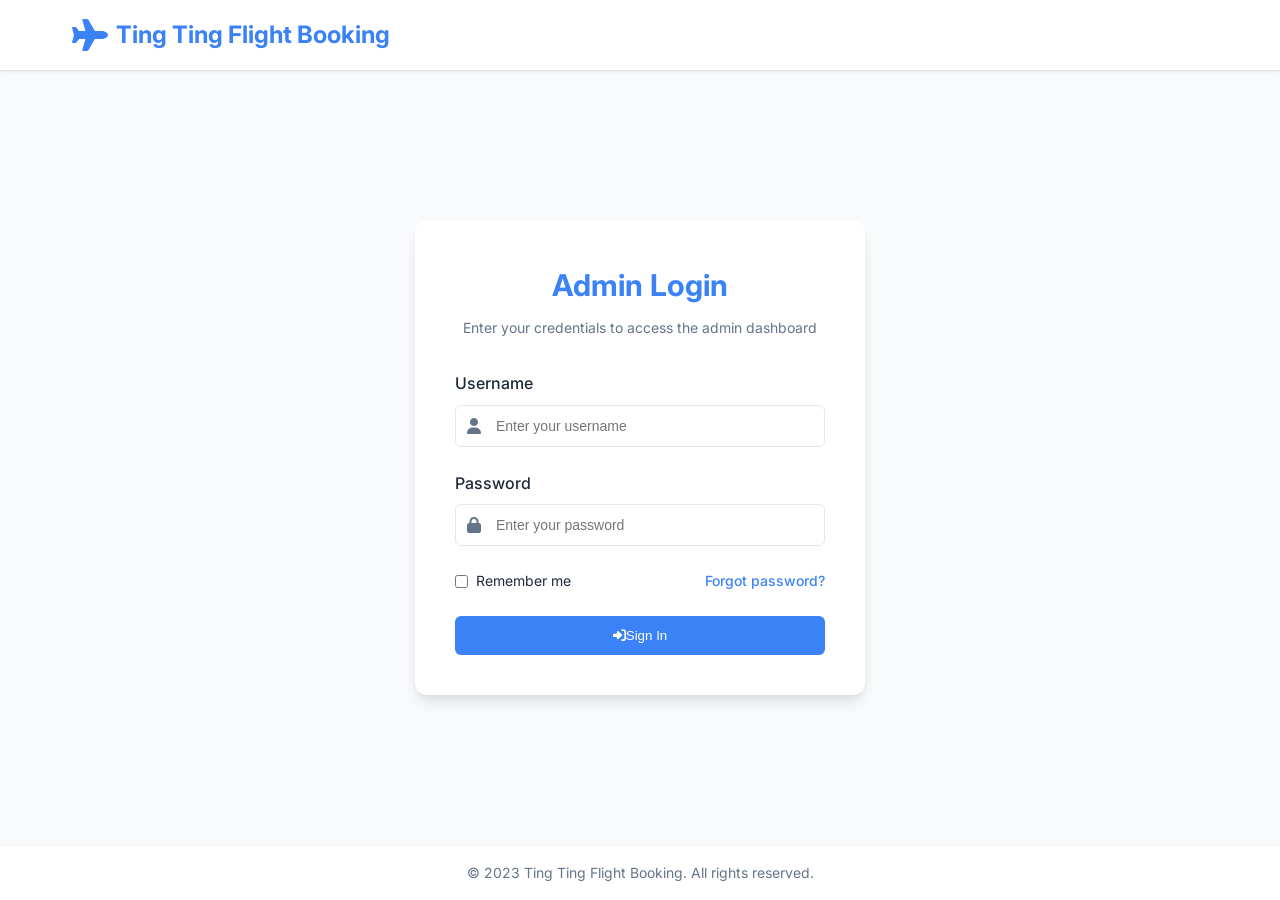
<file: adminLogin/login.html>
<!DOCTYPE html>
<html lang="en">
<head>
    <meta charset="UTF-8">
    <meta name="viewport" content="width=device-width, initial-scale=1.0">
    <title>Ting Ting Flight Booking - Admin Login</title>
    <link rel="stylesheet" href="https://cdnjs.cloudflare.com/ajax/libs/font-awesome/6.4.0/css/all.min.css">
    <link href="https://fonts.googleapis.com/css2?family=Inter:wght@300;400;500;600;700&display=swap" rel="stylesheet">
    <link rel="stylesheet" href="./login.css">
</head>
<body>
    <header>
        <div class="header-container">
            <div class="logo">
                <i class="fas fa-plane"></i>
                <span>Ting Ting Flight Booking</span>
            </div>
        </div>
    </header>

    <main class="login-container">
        <div class="login-card">
            <div class="login-header">
                <h2>Admin Login</h2>
                <p>Enter your credentials to access the admin dashboard</p>
            </div>

            <div class="error-message" id="errorMessage">
                <i class="fas fa-exclamation-circle"></i> <span id="errorText">Invalid username or password</span>
            </div>

            <form id="loginForm">
                <div class="form-group">
                    <label for="username">Username</label>
                    <div class="input-icon">
                        <i class="fas fa-user"></i>
                        <input type="text" id="username" name="username" placeholder="Enter your username" required>
                    </div>
                </div>

                <div class="form-group">
                    <label for="password">Password</label>
                    <div class="input-icon">
                        <i class="fas fa-lock"></i>
                        <input type="password" id="password" name="password" placeholder="Enter your password" required>
                    </div>
                </div>

                <div class="remember-forgot">
                    <label>
                        <input type="checkbox" id="remember" name="remember">
                        Remember me
                    </label>
                    <a href="#">Forgot password?</a>
                </div>

                <button type="submit" class="btn btn-primary" id="loginBtn">
                    <i class="fas fa-sign-in-alt"></i> Sign In
                </button>
            </form>
        </div>
    </main>

    <footer>
        <p>&copy; 2023 Ting Ting Flight Booking. All rights reserved.</p>
    </footer>

    <script src="./login.js"></script>
</body>
</html>
</file>
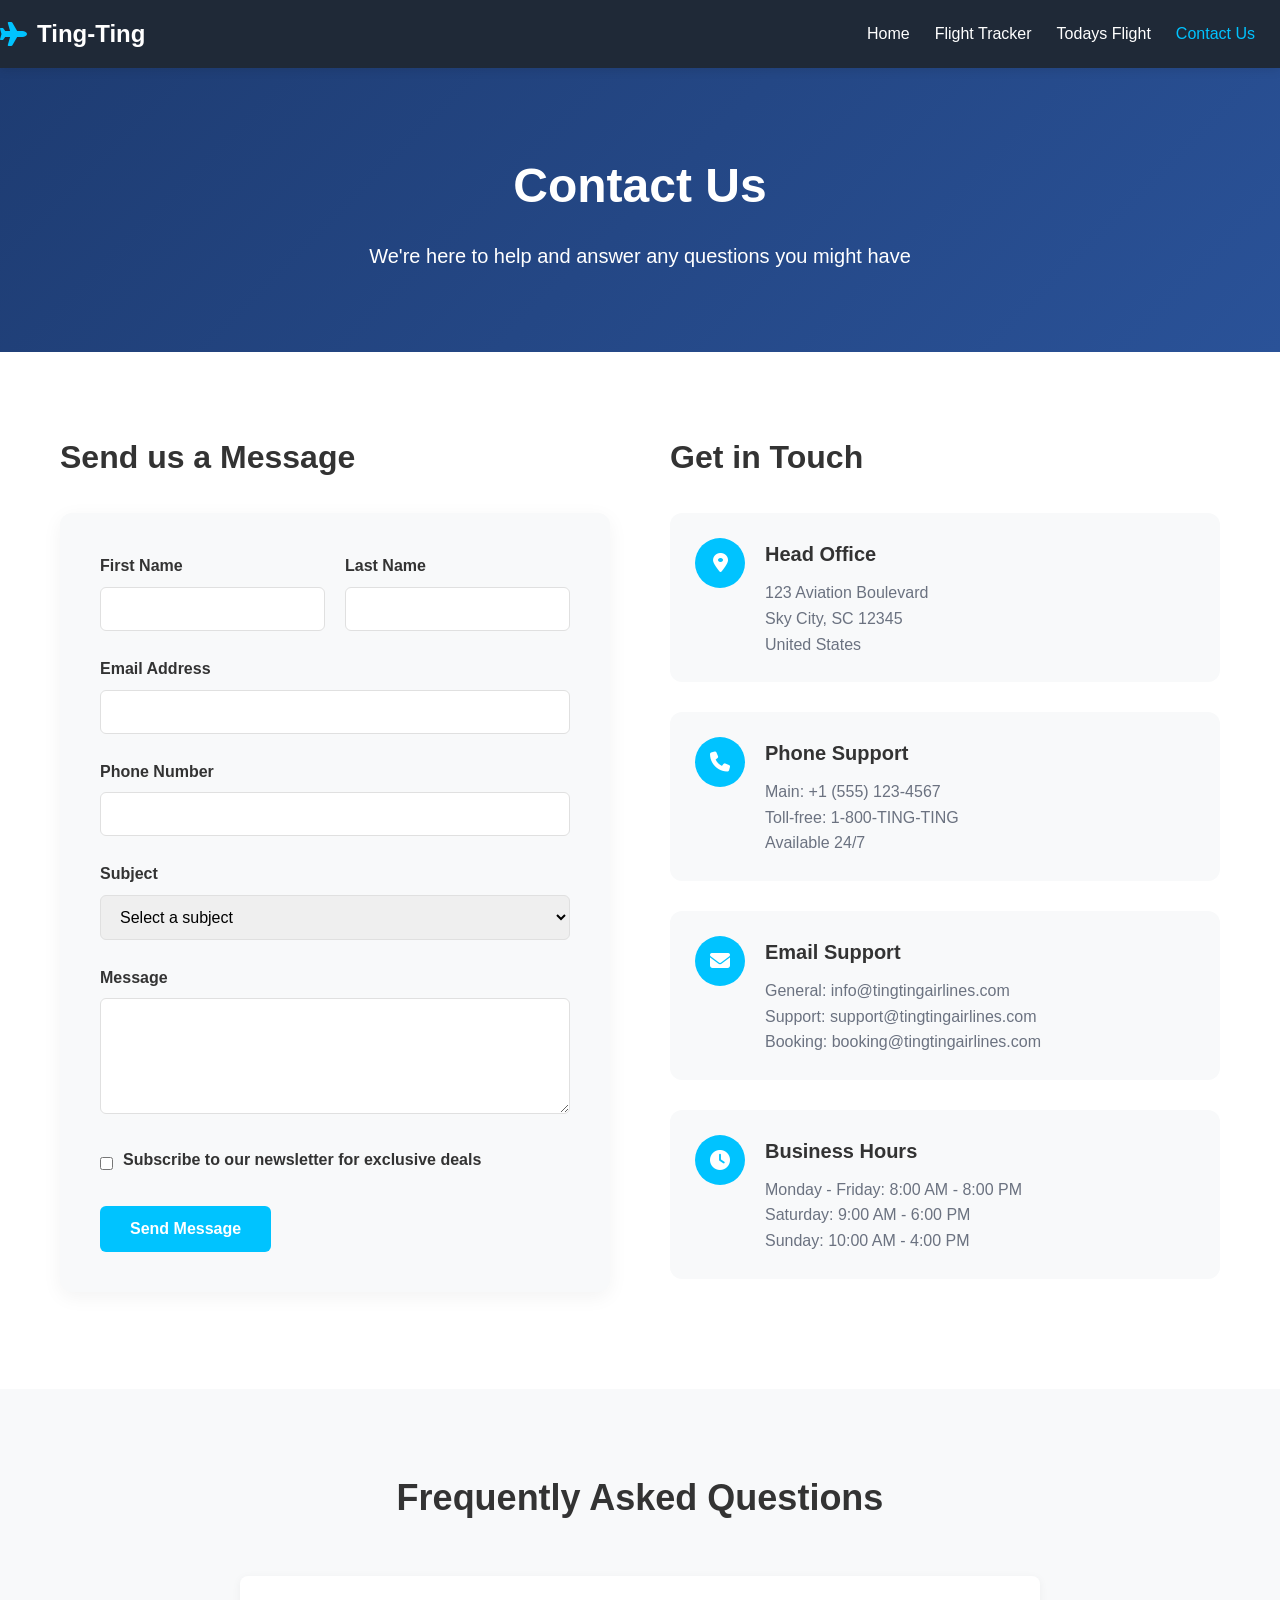
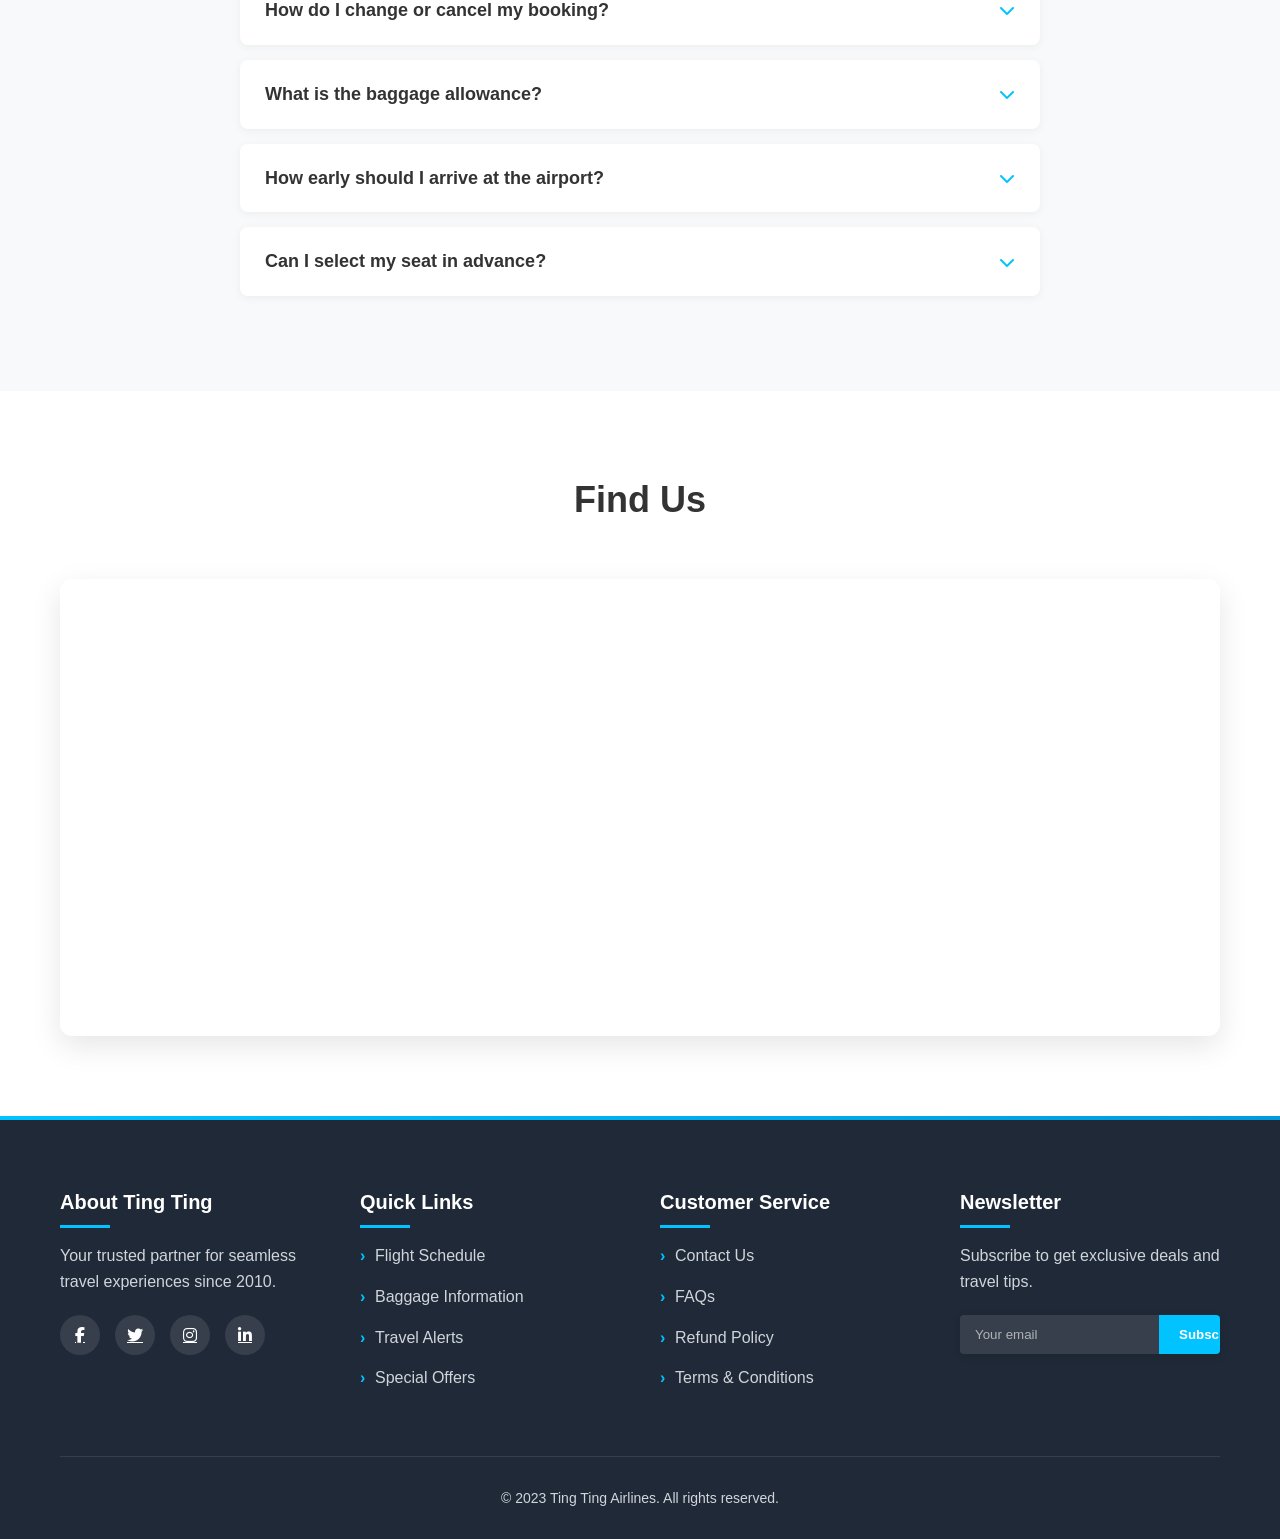
<file: contact/contact.html>
<!DOCTYPE html>
<html lang="en">
<head>
  <meta charset="UTF-8">
  <title>Contact Us - Ting Ting Airlines</title>
  <link rel="stylesheet" href="https://cdnjs.cloudflare.com/ajax/libs/font-awesome/6.4.0/css/all.min.css">
  <link rel="stylesheet" href="contact.css">
</head>
<body>
  <!-- Header -->
  <header class="header">
    <div class="header-container">
      <div class="logo">
        <i class="fas fa-plane"></i>
        <span>Ting-Ting</span>
      </div>
      <nav class="main-nav">
        <ul>
          <li><a href="../main/index.html">Home</a></li>
          <li><a href="../track/track.html">Flight Tracker</a></li>
          <li><a href="https://www.flightradar24.com/data/airports/dac">Todays Flight</a></li>
          <li><a href="#" class="active">Contact Us</a></li>
        </ul>
      </nav>
    </div>
  </header>

  <!-- Main Content -->
  <main class="main-content">
    <!-- Hero Section -->
    <section class="contact-hero">
      <div class="container">
        <h1>Contact Us</h1>
        <p>We're here to help and answer any questions you might have</p>
      </div>
    </section>

    <!-- Contact Section -->
    <section class="contact-section">
      <div class="container">
        <div class="contact-grid">
          <!-- Contact Form -->
          <div class="contact-form-container">
            <h2>Send us a Message</h2>
            <form class="contact-form" id="contactForm">
              <div class="form-row">
                <div class="form-group">
                  <label for="firstName">First Name</label>
                  <input type="text" id="firstName" name="firstName" required>
                </div>
                <div class="form-group">
                  <label for="lastName">Last Name</label>
                  <input type="text" id="lastName" name="lastName" required>
                </div>
              </div>
              
              <div class="form-group">
                <label for="email">Email Address</label>
                <input type="email" id="email" name="email" required>
              </div>
              
              <div class="form-group">
                <label for="phone">Phone Number</label>
                <input type="tel" id="phone" name="phone">
              </div>
              
              <div class="form-group">
                <label for="subject">Subject</label>
                <select id="subject" name="subject" required>
                  <option value="">Select a subject</option>
                  <option value="booking">Booking Inquiry</option>
                  <option value="refund">Refund Request</option>
                  <option value="complaint">Complaint</option>
                  <option value="feedback">Feedback</option>
                  <option value="other">Other</option>
                </select>
              </div>
              
              <div class="form-group">
                <label for="message">Message</label>
                <textarea id="message" name="message" rows="5" required></textarea>
              </div>
              
              <div class="form-group checkbox-group">
                <input type="checkbox" id="newsletter" name="newsletter">
                <label for="newsletter">Subscribe to our newsletter for exclusive deals</label>
              </div>
              
              <button type="submit" class="submit-btn">Send Message</button>
            </form>
          </div>

          <!-- Contact Information -->
          <div class="contact-info">
            <h2>Get in Touch</h2>
            
            <div class="info-card">
              <div class="info-icon">
                <i class="fas fa-map-marker-alt"></i>
              </div>
              <div class="info-content">
                <h3>Head Office</h3>
                <p>123 Aviation Boulevard<br>
                Sky City, SC 12345<br>
                United States</p>
              </div>
            </div>
            
            <div class="info-card">
              <div class="info-icon">
                <i class="fas fa-phone"></i>
              </div>
              <div class="info-content">
                <h3>Phone Support</h3>
                <p>Main: +1 (555) 123-4567<br>
                Toll-free: 1-800-TING-TING<br>
                Available 24/7</p>
              </div>
            </div>
            
            <div class="info-card">
              <div class="info-icon">
                <i class="fas fa-envelope"></i>
              </div>
              <div class="info-content">
                <h3>Email Support</h3>
                <p>General: info@tingtingairlines.com<br>
                Support: support@tingtingairlines.com<br>
                Booking: booking@tingtingairlines.com</p>
              </div>
            </div>
            
            <div class="info-card">
              <div class="info-icon">
                <i class="fas fa-clock"></i>
              </div>
              <div class="info-content">
                <h3>Business Hours</h3>
                <p>Monday - Friday: 8:00 AM - 8:00 PM<br>
                Saturday: 9:00 AM - 6:00 PM<br>
                Sunday: 10:00 AM - 4:00 PM</p>
              </div>
            </div>
          </div>
        </div>
      </div>
    </section>

    <!-- FAQ Section -->
    <section class="faq-section">
      <div class="container">
        <h2>Frequently Asked Questions</h2>
        <div class="faq-container">
          <div class="faq-item">
            <div class="faq-question">
              <h3>How do I change or cancel my booking?</h3>
              <i class="fas fa-chevron-down"></i>
            </div>
            <div class="faq-answer">
              <p>You can change or cancel your booking through our website by logging into your account, or by calling our customer service team. Changes and cancellations are subject to our fare rules and may incur fees.</p>
            </div>
          </div>
          
          <div class="faq-item">
            <div class="faq-question">
              <h3>What is the baggage allowance?</h3>
              <i class="fas fa-chevron-down"></i>
            </div>
            <div class="faq-answer">
              <p>Baggage allowance varies by ticket type and route. Economy passengers typically get one carry-on bag and one checked bag up to 23kg. Business class passengers enjoy increased allowances. Please check your booking confirmation for specific details.</p>
            </div>
          </div>
          
          <div class="faq-item">
            <div class="faq-question">
              <h3>How early should I arrive at the airport?</h3>
              <i class="fas fa-chevron-down"></i>
            </div>
            <div class="faq-answer">
              <p>We recommend arriving at least 2 hours before domestic flights and 3 hours before international flights. This allows enough time for check-in, security screening, and boarding.</p>
            </div>
          </div>
          
          <div class="faq-item">
            <div class="faq-question">
              <h3>Can I select my seat in advance?</h3>
              <i class="fas fa-chevron-down"></i>
            </div>
            <div class="faq-answer">
              <p>Yes, you can select your seat during booking or later through the "Manage My Booking" section on our website. Some seats may require an additional fee, especially those with extra legroom or in premium sections.</p>
            </div>
          </div>
        </div>
      </div>
    </section>

    <!-- Map Section -->
    <section class="map-section">
      <div class="container">
        <h2>Find Us</h2>
        <div class="map-container">
          <iframe 
            src="https://www.google.com/maps/embed?pb=!1m18!1m12!1m3!1d3024.6775388968!2d-74.00601468459418!3d40.71274297933039!2m3!1f0!2f0!3f0!3m2!1i1024!2i768!4f13.1!3m3!1m2!1s0x89c25a316bb7a3b7%3A0x4e5e5e5e5e5e5e5e!2sOne%20World%20Trade%20Center!5e0!3m2!1sen!2sus!4v1234567890" 
            width="100%" 
            height="450" 
            style="border:0;" 
            allowfullscreen="" 
            loading="lazy">
          </iframe>
        </div>
      </div>
    </section>
  </main>

  <!-- Footer -->
  <footer>
    <div class="container">
      <div class="footer-grid">
        <div class="footer-col">
          <h3>About Ting Ting</h3>
          <p>Your trusted partner for seamless travel experiences since 2010.</p>
          <div class="social-links">
            <a href="#"><i class="fab fa-facebook-f"></i></a>
            <a href="#"><i class="fab fa-twitter"></i></a>
            <a href="#"><i class="fab fa-instagram"></i></a>
            <a href="#"><i class="fab fa-linkedin-in"></i></a>
          </div>
        </div>
        
        <div class="footer-col">
          <h3>Quick Links</h3>
          <ul>
            <li><a href="#">Flight Schedule</a></li>
            <li><a href="#">Baggage Information</a></li>
            <li><a href="#">Travel Alerts</a></li>
            <li><a href="#">Special Offers</a></li>
          </ul>
        </div>
        
        <div class="footer-col">
          <h3>Customer Service</h3>
          <ul>
            <li><a href="#">Contact Us</a></li>
            <li><a href="#">FAQs</a></li>
            <li><a href="#">Refund Policy</a></li>
            <li><a href="#">Terms & Conditions</a></li>
          </ul>
        </div>
        
        <div class="footer-col">
          <h3>Newsletter</h3>
          <p>Subscribe to get exclusive deals and travel tips.</p>
          <div class="newsletter-form">
            <input type="email" placeholder="Your email">
            <button type="submit">Subscribe</button>
          </div>
        </div>
      </div>
      
      <div class="copyright">
        <p>&copy; 2023 Ting Ting Airlines. All rights reserved.</p>
      </div>
    </div>
  </footer>

  <script>
    // FAQ Accordion
    document.querySelectorAll('.faq-question').forEach(question => {
      question.addEventListener('click', () => {
        const faqItem = question.parentElement;
        const answer = faqItem.querySelector('.faq-answer');
        const icon = question.querySelector('i');
        
        // Toggle active class
        faqItem.classList.toggle('active');
        
        // Toggle answer visibility
        if (faqItem.classList.contains('active')) {
          answer.style.maxHeight = answer.scrollHeight + 'px';
          icon.style.transform = 'rotate(180deg)';
        } else {
          answer.style.maxHeight = 0;
          icon.style.transform = 'rotate(0)';
        }
      });
    });

    // Form submission
    document.getElementById('contactForm').addEventListener('submit', function(e) {
      e.preventDefault();
      
      // Create success message
      const successMessage = document.createElement('div');
      successMessage.className = 'success-message';
      successMessage.innerHTML = '<i class="fas fa-check-circle"></i> Thank you for your message! We\'ll get back to you soon.';
      
      // Insert after form
      this.parentNode.appendChild(successMessage);
      
      // Reset form
      this.reset();
      
      // Remove message after 5 seconds
      setTimeout(() => {
        successMessage.remove();
      }, 5000);
    });
  </script>
</body>
</html>
</file>
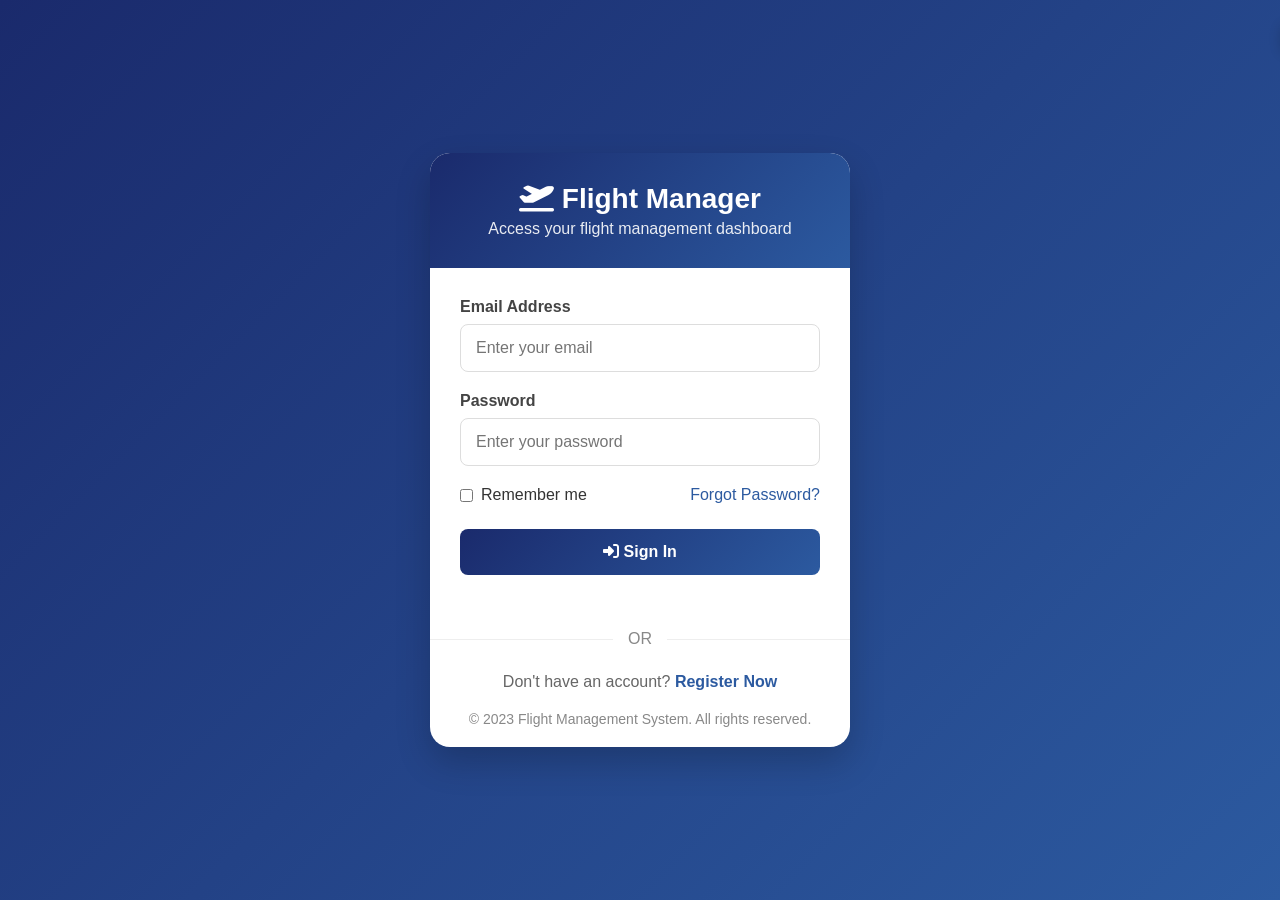
<file: login/login.html>
<!DOCTYPE html>
<html lang="en">
<head>
    <meta charset="UTF-8">
    <meta name="viewport" content="width=device-width, initial-scale=1.0">
    <title>Flight Management System - Login</title>
    <link rel="stylesheet" href="https://cdnjs.cloudflare.com/ajax/libs/font-awesome/6.4.0/css/all.min.css">
    <link rel="stylesheet" href="loginStyle.css">
</head>
<body>
    <div class="login-container">
        <div class="login-header">
            <h1><i class="fas fa-plane-departure"></i> Flight Manager</h1>
            <p>Access your flight management dashboard</p>
        </div>
        
        <form class="login-form" id="loginForm">
            <div class="form-group">
                <label for="email">Email Address</label>
                <input type="email" id="email" name="email" placeholder="Enter your email" required>
            </div>
            
            <div class="form-group">
                <label for="password">Password</label>
                <input type="password" id="password" name="password" placeholder="Enter your password" required>
            </div>
            
            <div class="form-options">
                <div class="remember-me">
                    <input type="checkbox" id="remember">
                    <label for="remember">Remember me</label>
                </div>
                <a href="#" class="forgot-password">Forgot Password?</a>
            </div>
            
            <button type="submit" class="login-btn">
                <i class="fas fa-sign-in-alt"></i> Sign In
            </button>
        </form>
        
        <div class="divider">
            <span>OR</span>
        </div>
        
        <div class="register-link">
            Don't have an account? <a href="#">Register Now</a>
        </div>
        
        <div class="footer">
            © 2023 Flight Management System. All rights reserved.
        </div>
    </div>
    
    <div id="notification" class="notification"></div>
    <script src="loginScript.js"></script>
</body>
</html>
</file>
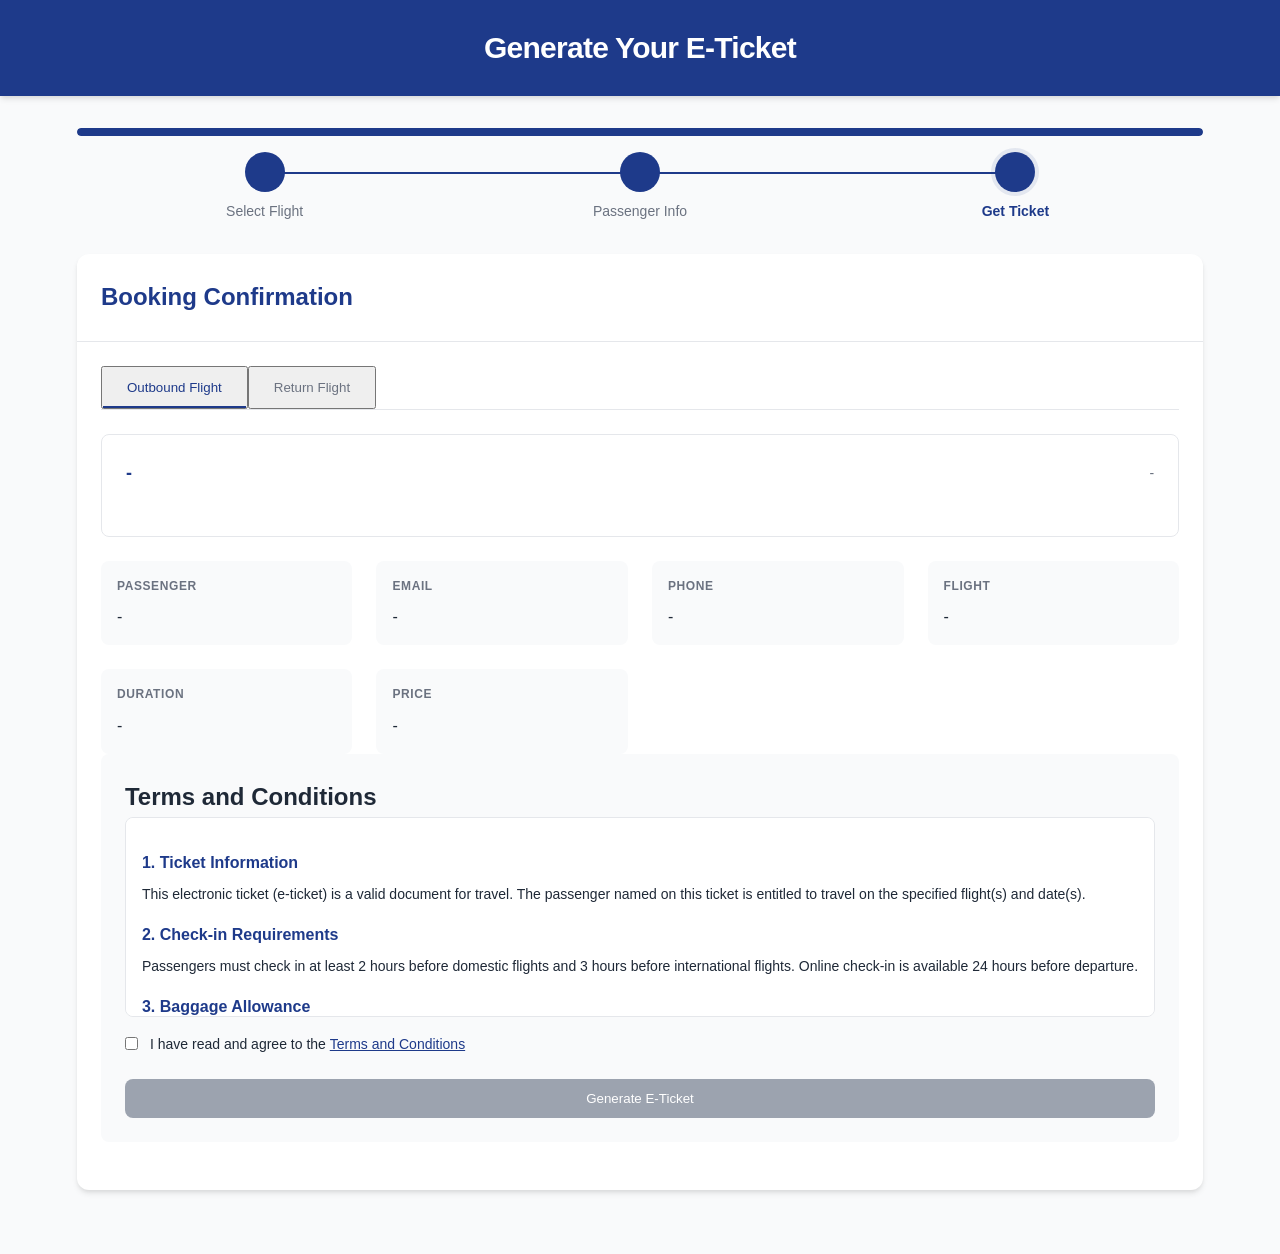
<file: ticket/tickets.html>
<!DOCTYPE html>
<html lang="en">
<head>
    <meta charset="UTF-8">
    <meta name="viewport" content="width=device-width, initial-scale=1.0">
    <title>Document</title>
    <link rel="stylesheet" href="./tickets.css">
</head>
<body>
  <header>
    <h1><i class="fas fa-plane"></i> Generate Your E-Ticket</h1>
  </header>

  <div class="container">
    <!-- Debug Information Panel -->
    <div class="debug-info" id="debugInfo">
      <h3><i class="fas fa-bug"></i> Debug Information</h3>
      <button onclick="toggleDebug()" style="margin-bottom: 0.5rem; padding: 0.25rem 0.5rem; background: var(--primary-color); color: white; border: none; border-radius: 0.25rem; cursor: pointer;">
        Toggle Debug Info
      </button>
      <pre id="debugContent"></pre>
    </div>

    <div class="progress-container">
      <div class="progress-bar">
        <div class="progress"></div>
      </div>
      
      <div class="step-indicator">
        <div class="step completed">
          <div class="step-circle"><i class="fas fa-check"></i></div>
          <div class="step-title">Select Flight</div>
        </div>
        <div class="step completed">
          <div class="step-circle"><i class="fas fa-check"></i></div>
          <div class="step-title">Passenger Info</div>
        </div>
        <div class="step active">
          <div class="step-circle"><i class="fas fa-ticket-alt"></i></div>
          <div class="step-title">Get Ticket</div>
        </div>
      </div>
    </div>
    
    <div class="card">
      <div class="card-header">
        <h2>Booking Confirmation</h2>
      </div>
      
      <div class="card-body">
        <div class="tabs">
          <button class="tab active" data-tab="outbound">Outbound Flight</button>
          <button class="tab" data-tab="return" id="returnTab">Return Flight</button>
        </div>
        
        <div id="outbound" class="tab-content active">
          <div class="flight-info">
            <div class="flight-route">
              <div class="flight-route-header">
                <h3 id="outboundRouteTitle">-</h3>
                <div class="flight-date" id="outboundFlightDate">-</div>
              </div>
              <div class="flight-segments" id="outboundFlightSegments">
                <!-- Flight segments will be dynamically added here -->
              </div>
            </div>
            
            <div class="booking-details">
              <div class="detail-group">
                <h3>Passenger</h3>
                <p id="passengerName">-</p>
              </div>
              <div class="detail-group">
                <h3>Email</h3>
                <p id="passengerEmail">-</p>
              </div>
              <div class="detail-group">
                <h3>Phone</h3>
                <p id="passengerPhone">-</p>
              </div>
              <div class="detail-group">
                <h3>Flight</h3>
                <p id="flightName">-</p>
              </div>
              <div class="detail-group">
                <h3>Duration</h3>
                <p id="flightDuration">-</p>
              </div>
              <div class="detail-group">
                <h3>Price</h3>
                <p id="flightPrice">-</p>
              </div>
            </div>
          </div>
        </div>
        
        <div id="return" class="tab-content">
          <div class="flight-info">
            <div class="no-data" id="noReturnData">
              <i class="fas fa-info-circle"></i>
              <p>No return flight data available</p>
            </div>
            <div class="flight-route" id="returnFlightRoute" style="display: none;">
              <div class="flight-route-header">
                <h3 id="returnRouteTitle">-</h3>
                <div class="flight-date" id="returnFlightDate">-</div>
              </div>
              <div class="flight-segments" id="returnFlightSegments">
                <!-- Flight segments will be dynamically added here -->
              </div>
            </div>
            
            <div class="booking-details" id="returnBookingDetails" style="display: none;">
              <div class="detail-group">
                <h3>Passenger</h3>
                <p id="returnPassengerName">-</p>
              </div>
              <div class="detail-group">
                <h3>Email</h3>
                <p id="returnPassengerEmail">-</p>
              </div>
              <div class="detail-group">
                <h3>Phone</h3>
                <p id="returnPassengerPhone">-</p>
              </div>
              <div class="detail-group">
                <h3>Flight</h3>
                <p id="returnFlightName">-</p>
              </div>
              <div class="detail-group">
                <h3>Duration</h3>
                <p id="returnFlightDuration">-</p>
              </div>
              <div class="detail-group">
                <h3>Price</h3>
                <p id="returnFlightPrice">-</p>
              </div>
            </div>
          </div>
        </div>
        
        <div class="terms-section">
          <h2>Terms and Conditions</h2>
          <div class="terms-content">
            <h3>1. Ticket Information</h3>
            <p>This electronic ticket (e-ticket) is a valid document for travel. The passenger named on this ticket is entitled to travel on the specified flight(s) and date(s).</p>
            
            <h3>2. Check-in Requirements</h3>
            <p>Passengers must check in at least 2 hours before domestic flights and 3 hours before international flights. Online check-in is available 24 hours before departure.</p>
            
            <h3>3. Baggage Allowance</h3>
            <ul>
              <li>Economy Class: 1 piece of checked baggage (23kg) + 1 carry-on (7kg)</li>
              <li>Business Class: 2 pieces of checked baggage (23kg each) + 1 carry-on (10kg)</li>
              <li>First Class: 3 pieces of checked baggage (23kg each) + 2 carry-ons (10kg each)</li>
            </ul>
            
            <h3>4. Cancellation and Refund</h3>
            <p>Cancellation policies vary by fare type. Please refer to your fare rules for specific cancellation and refund conditions.</p>
            
            <h3>5. Changes to Booking</h3>
            <p>Changes to flight dates and times are subject to availability and may incur additional fees. Name changes are not permitted after booking.</p>
            
            <h3>6. Travel Documents</h3>
            <p>Passengers are responsible for ensuring they have all necessary travel documents, including valid passports, visas, and any required health certificates.</p>
          </div>
          
          <div class="agreement">
            <input type="checkbox" id="agreeTerms">
            <label for="agreeTerms">I have read and agree to the <a href="#">Terms and Conditions</a></label>
          </div>
          
          <button id="generateBtn" class="btn btn-primary btn-block" disabled>
            <i class="fas fa-ticket-alt"></i> Generate E-Ticket
          </button>
          
          <div id="errorMessage" class="message message-error">
            <i class="fas fa-exclamation-circle"></i> Please agree to the terms and conditions to generate your e-ticket.
          </div>
          <div id="successMessage" class="message message-success">
            <i class="fas fa-check-circle"></i> Your e-ticket has been generated successfully!
          </div>
        </div>
      </div>
    </div>
    
    <div id="ticketSection" class="ticket-section">
      <div class="ticket">
        <div class="ticket-header">
          <h2>E-Ticket</h2>
          <div class="ticket-number" id="ticketNumber">-</div>
        </div>
        
        <div class="ticket-body">
          <div class="ticket-tabs">
            <button class="ticket-tab active" data-ticket-tab="outbound">Outbound Flight</button>
            <button class="ticket-tab" data-ticket-tab="return" id="returnTicketTab">Return Flight</button>
          </div>
          
          <div id="outboundTicket" class="ticket-content active">
            <div class="ticket-flight-info">
              <div class="ticket-flight-details">
                <div class="ticket-flight-route" id="outboundTicketRouteTitle">-</div>
                <div class="ticket-flight-date" id="outboundTicketFlightDate">-</div>
              </div>
            </div>
            
            <div class="ticket-segments" id="outboundTicketFlightSegments">
              <!-- Flight segments will be dynamically added here -->
            </div>
            
            <div class="ticket-passenger-info">
              <div class="ticket-detail">
                <h3>PASSENGER</h3>
                <p id="ticketPassenger">-</p>
              </div>
              <div class="ticket-detail">
                <h3>FLIGHT</h3>
                <p id="ticketFlight">-</p>
              </div>
              <div class="ticket-detail">
                <h3>DEPARTURE</h3>
                <p id="ticketDeparture">-</p>
              </div>
              <div class="ticket-detail">
                <h3>ARRIVAL</h3>
                <p id="ticketArrival">-</p>
              </div>
              <div class="ticket-detail">
                <h3>DURATION</h3>
                <p id="ticketDuration">-</p>
              </div>
              <div class="ticket-detail">
                <h3>PRICE</h3>
                <p id="ticketPrice">-</p>
              </div>
            </div>
          </div>
          
          <div id="returnTicket" class="ticket-content">
            <div class="no-data" id="noReturnTicketData">
              <i class="fas fa-info-circle"></i>
              <p>No return flight data available</p>
            </div>
            <div id="returnTicketContent" style="display: none;">
              <div class="ticket-flight-info">
                <div class="ticket-flight-details">
                  <div class="ticket-flight-route" id="returnTicketRouteTitle">-</div>
                  <div class="ticket-flight-date" id="returnTicketFlightDate">-</div>
                </div>
              </div>
              
              <div class="ticket-segments" id="returnTicketFlightSegments">
                <!-- Flight segments will be dynamically added here -->
              </div>
              
              <div class="ticket-passenger-info">
                <div class="ticket-detail">
                  <h3>PASSENGER</h3>
                  <p id="returnTicketPassenger">-</p>
                </div>
                <div class="ticket-detail">
                  <h3>FLIGHT</h3>
                  <p id="returnTicketFlight">-</p>
                </div>
                <div class="ticket-detail">
                  <h3>DEPARTURE</h3>
                  <p id="returnTicketDeparture">-</p>
                </div>
                <div class="ticket-detail">
                  <h3>ARRIVAL</h3>
                  <p id="returnTicketArrival">-</p>
                </div>
                <div class="ticket-detail">
                  <h3>DURATION</h3>
                  <p id="returnTicketDuration">-</p>
                </div>
                <div class="ticket-detail">
                  <h3>PRICE</h3>
                  <p id="returnTicketPrice">-</p>
                </div>
              </div>
            </div>
          </div>
        </div>
        
        <div class="ticket-footer">
          <p>This is an electronic ticket. Please present this ticket along with a valid ID at the airport.</p>
        </div>
      </div>
      
      <button id="downloadBtn" class="btn btn-success btn-block">
        <i class="fas fa-download"></i> Download E-Ticket (PDF)
      </button>
    </div>
  </div>

  <script src="./tickets.js"></script>
</body>    
</html>
</file>
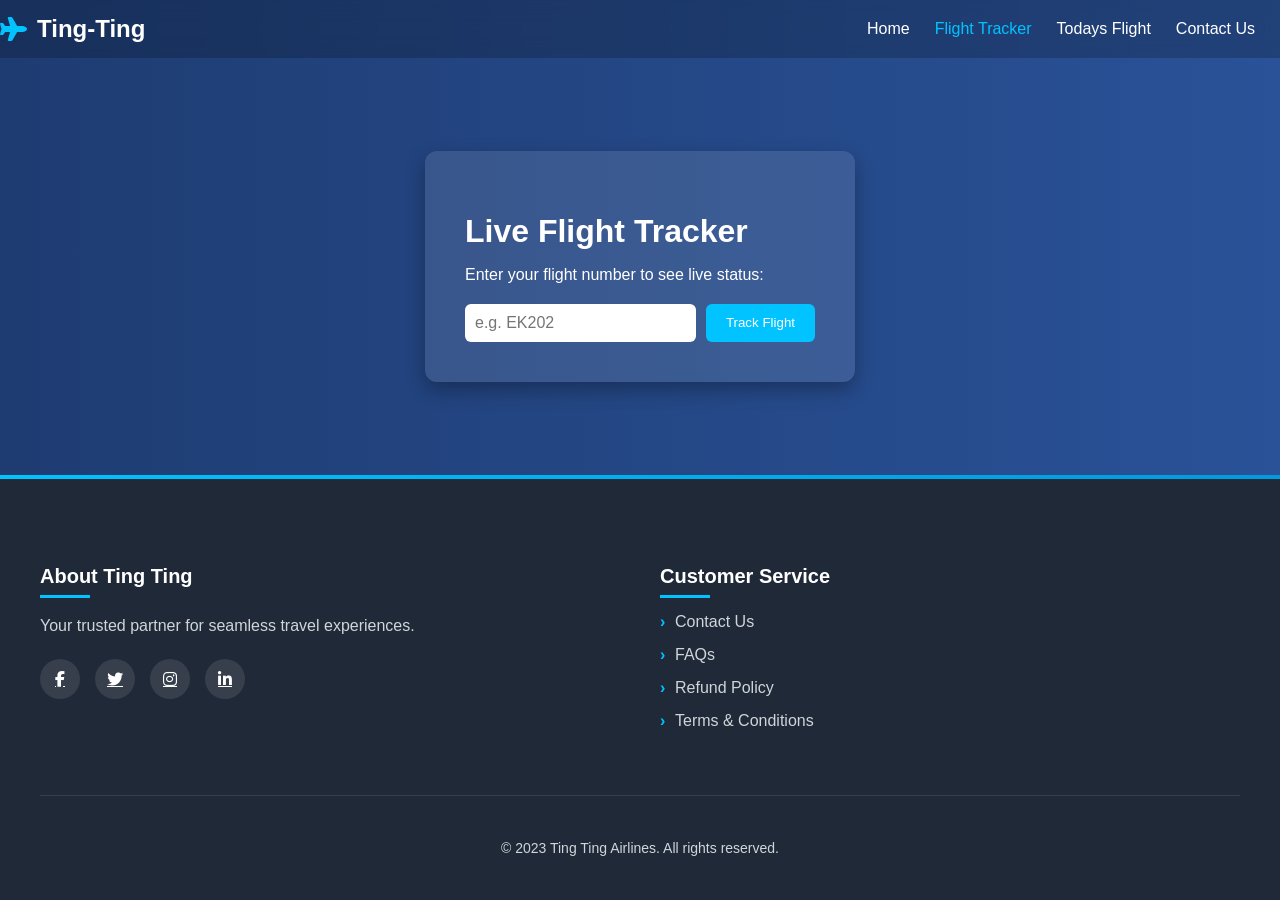
<file: track/track.html>
<!DOCTYPE html>
<html lang="en">
<head>
  <meta charset="UTF-8">
  <title>Live Flight Tracker - Ting Ting Airlines</title>
  <link rel="stylesheet" href="https://cdnjs.cloudflare.com/ajax/libs/font-awesome/6.4.0/css/all.min.css">
  <link rel="stylesheet" href="track.css">
  <script src="track.js" defer></script>
</head>
<body>
  <!-- Header -->
  <header class="header">
    <div class="header-container">
      <div class="logo">
        <i class="fas fa-plane"></i>
        <span>Ting-Ting</span>
      </div>
      <nav class="main-nav">
        <ul>
          <li><a href="../main/index.html">Home</a></li>
          <li><a href="#" class="active">Flight Tracker</a></li>
          <li><a href="https://www.flightradar24.com/data/airports/dac">Todays Flight</a></li>
          <li><a href="../contact/contact.html">Contact Us</a></li>
        </ul>
      </nav>
    </div>
  </header>

  <!-- Main Content -->
  <main class="main-content">
    <div class="tracker-container">
      <h1>Live Flight Tracker</h1>
      <p>Enter your flight number to see live status:</p>
      
      <div class="search-box">
        <input type="text" id="flightInput" placeholder="e.g. EK202">
        <button id="trackBtn">Track Flight</button>
      </div>
      
      <div class="flight-results" id="flightResults" style="display: none;">
        <!-- Flight results will be displayed here -->
      </div>
    </div>
  </main>

  <!-- Footer -->
  <footer>
    <div class="container">
      <div class="footer-grid">
        <div class="footer-col">
          <h3>About Ting Ting</h3>
          <p>Your trusted partner for seamless travel experiences.</p>
          <div class="social-links">
            <a href="#"><i class="fab fa-facebook-f"></i></a>
            <a href="#"><i class="fab fa-twitter"></i></a>
            <a href="#"><i class="fab fa-instagram"></i></a>
            <a href="#"><i class="fab fa-linkedin-in"></i></a>
          </div>
        </div>
        
        <div class="footer-col">
          <h3>Customer Service</h3>
          <ul>
            <li><a href="#">Contact Us</a></li>
            <li><a href="#">FAQs</a></li>
            <li><a href="#">Refund Policy</a></li>
            <li><a href="#">Terms & Conditions</a></li>
          </ul>
        </div>
      </div>
      
      <div class="copyright">
        <p>&copy; 2023 Ting Ting Airlines. All rights reserved.</p>
      </div>
    </div>
  </footer>
</body>
</html>
</file>
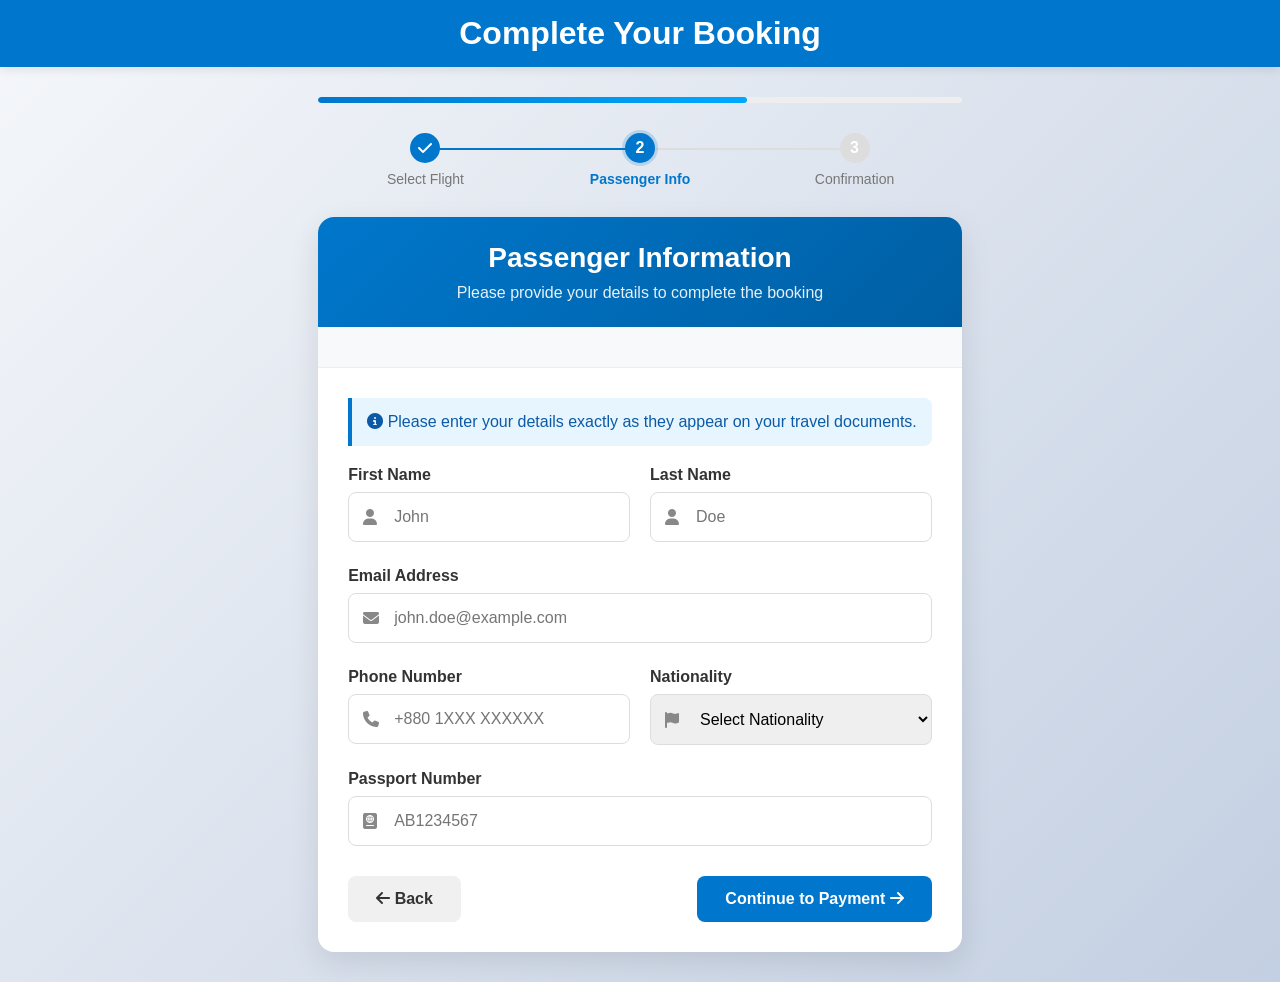
<file: user/user_info.html>
<!DOCTYPE html>
<html lang="en">
<head>
    <meta charset="UTF-8">
    <meta name="viewport" content="width=device-width, initial-scale=1.0">
    <title>Passenger Information</title>
    <link rel="stylesheet" href="https://cdnjs.cloudflare.com/ajax/libs/font-awesome/6.4.0/css/all.min.css">
    <link rel="stylesheet" href="./user.css">
</head>
<body>
  <header>
    <h1>Complete Your Booking</h1>
  </header>

  <div class="container">
    <div class="progress-bar">
      <div class="progress"></div>
    </div>
    
    <div class="step-indicator">
      <div class="step completed">
        <div class="step-circle"><i class="fas fa-check"></i></div>
        <div class="step-title">Select Flight</div>
      </div>
      <div class="step active">
        <div class="step-circle">2</div>
        <div class="step-title">Passenger Info</div>
      </div>
      <div class="step">
        <div class="step-circle">3</div>
        <div class="step-title">Confirmation</div>
      </div>
    </div>
    
    <div class="form-container">
      <div class="form-header">
        <h1>Passenger Information</h1>
        <p>Please provide your details to complete the booking</p>
      </div>
      
      <div class="flight-summary" id="flightSummary">
        <!-- Flight summary will be dynamically generated -->
      </div>
      
      <div class="form-body">
        <div class="notification">
          <p><i class="fas fa-info-circle"></i> Please enter your details exactly as they appear on your travel documents.</p>
        </div>
        
        <form id="passengerForm">
          <div class="form-row">
            <div class="form-group">
              <label for="firstName">First Name</label>
              <div class="input-group">
                <i class="fas fa-user"></i>
                <input type="text" id="firstName" class="form-control" placeholder="John" required>
              </div>
            </div>
            
            <div class="form-group">
              <label for="lastName">Last Name</label>
              <div class="input-group">
                <i class="fas fa-user"></i>
                <input type="text" id="lastName" class="form-control" placeholder="Doe" required>
              </div>
            </div>
          </div>
          
          <div class="form-group">
            <label for="email">Email Address</label>
            <div class="input-group">
              <i class="fas fa-envelope"></i>
              <input type="email" id="email" class="form-control" placeholder="john.doe@example.com" required>
            </div>
          </div>
          
          <div class="form-row">
            <div class="form-group">
              <label for="phone">Phone Number</label>
              <div class="input-group">
                <i class="fas fa-phone"></i>
                <input type="tel" id="phone" class="form-control" placeholder="+880 1XXX XXXXXX" required>
              </div>
            </div>
            
            <div class="form-group">
              <label for="nationality">Nationality</label>
              <div class="input-group">
                <i class="fas fa-flag"></i>
                <select id="nationality" class="form-control" required>
                  <option value="">Select Nationality</option>
                  <option value="bangladeshi">Bangladeshi</option>
                  <option value="indian">Indian</option>
                  <option value="pakistani">Pakistani</option>
                  <option value="american">American</option>
                  <option value="british">British</option>
                  <option value="other">Other</option>
                </select>
              </div>
            </div>
          </div>
          
          <div class="form-group">
            <label for="passport">Passport Number</label>
            <div class="input-group">
              <i class="fas fa-passport"></i>
              <input type="text" id="passport" class="form-control" placeholder="AB1234567" required>
            </div>
          </div>
          
          <div class="btn-container">
            <a href="javascript:history.back()" class="btn btn-secondary">
              <i class="fas fa-arrow-left"></i> Back
            </a>
            <button type="submit" class="btn btn-primary">
              Continue to Payment <i class="fas fa-arrow-right"></i>
            </button>
          </div>
        </form>
      </div>
    </div>
  </div>

  <script src="./user.js"></script>
</body>
</html>
</file>
<file: adminLogin/login.css>
:root {
    --primary-color: #3b82f6;
    --secondary-color: #1e40af;
    --accent-color: #f59e0b;
    --success-color: #10b981;
    --danger-color: #ef4444;
    --warning-color: #f59e0b;
    --light-bg: #f8fafc;
    --dark-text: #1e293b;
    --light-text: #64748b;
    --border-color: #e2e8f0;
    --card-shadow: 0 1px 3px 0 rgba(0, 0, 0, 0.1), 0 1px 2px 0 rgba(0, 0, 0, 0.06);
    --hover-shadow: 0 10px 15px -3px rgba(0, 0, 0, 0.1), 0 4px 6px -2px rgba(0, 0, 0, 0.05);
}

* {
    margin: 0;
    padding: 0;
    box-sizing: border-box;
}

body {
    font-family: 'Inter', sans-serif;
    background-color: var(--light-bg);
    color: var(--dark-text);
    line-height: 1.6;
    min-height: 100vh;
    display: flex;
    flex-direction: column;
}

/* Header Styles */
header {
    background-color: white;
    box-shadow: var(--card-shadow);
    position: sticky;
    top: 0;
    z-index: 100;
}

.header-container {
    display: flex;
    justify-content: space-between;
    align-items: center;
    padding: 1rem 2rem;
    max-width: 1200px;
    margin: 0 auto;
}

.logo {
    display: flex;
    align-items: center;
    gap: 0.5rem;
    font-size: 1.5rem;
    font-weight: bold;
    color: var(--primary-color);
}

.logo i {
    font-size: 2rem;
}

/* Login Container */
.login-container {
    flex: 1;
    display: flex;
    align-items: center;
    justify-content: center;
    padding: 2rem;
}

.login-card {
    background-color: white;
    border-radius: 0.75rem;
    box-shadow: var(--hover-shadow);
    width: 100%;
    max-width: 450px;
    padding: 2.5rem;
    animation: fadeIn 0.5s ease-out;
}

@keyframes fadeIn {
    from { opacity: 0; transform: translateY(-20px); }
    to { opacity: 1; transform: translateY(0); }
}

.login-header {
    text-align: center;
    margin-bottom: 2rem;
}

.login-header h2 {
    font-size: 1.875rem;
    font-weight: 700;
    color: var(--primary-color);
    margin-bottom: 0.5rem;
}

.login-header p {
    color: var(--light-text);
    font-size: 0.875rem;
}

.form-group {
    margin-bottom: 1.5rem;
}

.form-group label {
    display: block;
    font-weight: 500;
    margin-bottom: 0.5rem;
    color: var(--dark-text);
}

.form-group input {
    width: 100%;
    padding: 0.75rem 1rem;
    border: 1px solid var(--border-color);
    border-radius: 0.375rem;
    font-size: 0.875rem;
    transition: border-color 0.3s;
}

.form-group input:focus {
    outline: none;
    border-color: var(--primary-color);
    box-shadow: 0 0 0 3px rgba(59, 130, 246, 0.1);
}

.form-group .input-icon {
    position: relative;
}

.form-group .input-icon i {
    position: absolute;
    left: 0.75rem;
    top: 50%;
    transform: translateY(-50%);
    color: var(--light-text);
}

.form-group .input-icon input {
    padding-left: 2.5rem;
}

.remember-forgot {
    display: flex;
    justify-content: space-between;
    align-items: center;
    margin-bottom: 1.5rem;
    font-size: 0.875rem;
}

.remember-forgot label {
    display: flex;
    align-items: center;
    cursor: pointer;
}

.remember-forgot input {
    margin-right: 0.5rem;
}

.remember-forgot a {
    color: var(--primary-color);
    text-decoration: none;
    font-weight: 500;
}

.remember-forgot a:hover {
    text-decoration: underline;
}

.btn {
    display: inline-flex;
    align-items: center;
    justify-content: center;
    padding: 0.75rem 1.5rem;
    border-radius: 0.375rem;
    font-weight: 500;
    cursor: pointer;
    transition: all 0.2s;
    border: none;
    width: 100%;
}

.btn-primary {
    background-color: var(--primary-color);
    color: white;
}

.btn-primary:hover {
    background-color: var(--secondary-color);
}

.btn-primary:disabled {
    background-color: #9ca3af;
    cursor: not-allowed;
}

.error-message {
    background-color: #fef2f2;
    color: var(--danger-color);
    border: 1px solid #fecaca;
    border-radius: 0.375rem;
    padding: 0.75rem;
    margin-bottom: 1rem;
    font-size: 0.875rem;
    display: none;
}

.error-message.show {
    display: block;
}

/* Footer */
footer {
    background-color: white;
    padding: 1rem;
    text-align: center;
    color: var(--light-text);
    font-size: 0.875rem;
    box-shadow: var(--card-shadow);
}

/* Responsive Design */
@media (max-width: 640px) {
    .header-container {
        padding: 1rem;
    }

    .login-card {
        padding: 1.5rem;
        margin: 1rem;
    }
}
</file>
<file: contact/contact.css>
:root {
  --primary: #00c3ff;
  --dark: #1f2937;
  --light-gray: #f3f4f6;
  --text-dark: #333;
  --text-light: #6b7280;
}

* {
  margin: 0;
  padding: 0;
  box-sizing: border-box;
}

body {
  font-family: 'Segoe UI', Tahoma, Geneva, Verdana, sans-serif;
  background-color: #f8f9fa;
  color: var(--text-dark);
  line-height: 1.6;
}

.container {
  max-width: 1200px;
  margin: 0 auto;
  padding: 0 20px;
}

/* Header Styles */
.header {
  background-color: var(--dark);
  padding: 15px 0;
  position: sticky;
  top: 0;
  z-index: 100;
  box-shadow: 0 2px 10px rgba(0,0,0,0.1);
}

.header-container {
  display: flex;
  justify-content: space-between;
  align-items: center;
}

.logo {
  display: flex;
  align-items: center;
  font-size: 24px;
  font-weight: bold;
  color: white;
}

.logo i {
  margin-right: 10px;
  color: var(--primary);
}

.main-nav ul {
  display: flex;
  list-style: none;
  margin: 0;
  padding: 0;
}

.main-nav li {
  margin-right: 25px;
}

.main-nav a {
  color: white;
  text-decoration: none;
  font-weight: 500;
  transition: color 0.3s;
}

.main-nav a:hover, .main-nav a.active {
  color: var(--primary);
}

.user-actions {
  display: flex;
}

.login-btn, .signup-btn {
  padding: 8px 15px;
  border-radius: 4px;
  text-decoration: none;
  margin-left: 10px;
  transition: all 0.3s;
}

.login-btn {
  color: white;
  border: 1px solid white;
}

.login-btn:hover {
  background-color: rgba(255, 255, 255, 0.1);
}

.signup-btn {
  background-color: var(--primary);
  color: white;
}

.signup-btn:hover {
  background-color: #009adf;
}

/* Hero Section */
.contact-hero {
  background: linear-gradient(135deg, #1e3c72, #2a5298);
  color: white;
  padding: 80px 0;
  text-align: center;
}

.contact-hero h1 {
  font-size: 48px;
  margin-bottom: 15px;
  animation: fadeInUp 0.8s ease;
}

.contact-hero p {
  font-size: 20px;
  opacity: 0.9;
  max-width: 600px;
  margin: 0 auto;
  animation: fadeInUp 0.8s ease 0.2s both;
}

/* Contact Section */
.contact-section {
  padding: 80px 0;
  background-color: white;
}

.contact-grid {
  display: grid;
  grid-template-columns: 1fr 1fr;
  gap: 60px;
  align-items: start;
}

.contact-form-container h2, .contact-info h2 {
  font-size: 32px;
  margin-bottom: 30px;
  color: var(--text-dark);
}

.contact-form {
  background-color: #f8f9fa;
  padding: 40px;
  border-radius: 12px;
  box-shadow: 0 5px 20px rgba(0,0,0,0.05);
}

.form-row {
  display: grid;
  grid-template-columns: 1fr 1fr;
  gap: 20px;
}

.form-group {
  margin-bottom: 25px;
}

.form-group label {
  display: block;
  margin-bottom: 8px;
  font-weight: 600;
  color: var(--text-dark);
}

.form-group input,
.form-group select,
.form-group textarea {
  width: 100%;
  padding: 12px 15px;
  border: 1px solid #e0e0e0;
  border-radius: 6px;
  font-size: 16px;
  transition: all 0.3s;
}

.form-group input:focus,
.form-group select:focus,
.form-group textarea:focus {
  outline: none;
  border-color: var(--primary);
  box-shadow: 0 0 0 3px rgba(0, 195, 255, 0.1);
}

.checkbox-group {
  display: flex;
  align-items: center;
  gap: 10px;
}

.checkbox-group input[type="checkbox"] {
  width: auto;
  margin: 0;
}

.submit-btn {
  background-color: var(--primary);
  color: white;
  border: none;
  padding: 14px 30px;
  border-radius: 6px;
  font-size: 16px;
  font-weight: 600;
  cursor: pointer;
  transition: all 0.3s;
  display: inline-block;
}

.submit-btn:hover {
  background-color: #009adf;
  transform: translateY(-2px);
  box-shadow: 0 5px 15px rgba(0, 195, 255, 0.3);
}

.success-message {
  background-color: #10b981;
  color: white;
  padding: 15px 20px;
  border-radius: 6px;
  margin-top: 20px;
  display: flex;
  align-items: center;
  gap: 10px;
  animation: slideIn 0.5s ease;
}

/* Contact Info Cards */
.info-card {
  display: flex;
  gap: 20px;
  margin-bottom: 30px;
  padding: 25px;
  background-color: #f8f9fa;
  border-radius: 12px;
  transition: all 0.3s;
}

.info-card:hover {
  transform: translateY(-5px);
  box-shadow: 0 10px 25px rgba(0,0,0,0.1);
}

.info-icon {
  width: 50px;
  height: 50px;
  background-color: var(--primary);
  color: white;
  border-radius: 50%;
  display: flex;
  align-items: center;
  justify-content: center;
  font-size: 20px;
  flex-shrink: 0;
}

.info-content h3 {
  font-size: 20px;
  margin-bottom: 10px;
  color: var(--text-dark);
}

.info-content p {
  color: var(--text-light);
  line-height: 1.6;
}

/* FAQ Section */
.faq-section {
  padding: 80px 0;
  background-color: #f8f9fa;
}

.faq-section h2 {
  text-align: center;
  font-size: 36px;
  margin-bottom: 50px;
  color: var(--text-dark);
}

.faq-container {
  max-width: 800px;
  margin: 0 auto;
}

.faq-item {
  background-color: white;
  border-radius: 8px;
  margin-bottom: 15px;
  overflow: hidden;
  box-shadow: 0 2px 10px rgba(0,0,0,0.05);
  transition: all 0.3s;
}

.faq-item.active {
  box-shadow: 0 5px 20px rgba(0,0,0,0.1);
}

.faq-question {
  padding: 20px 25px;
  cursor: pointer;
  display: flex;
  justify-content: space-between;
  align-items: center;
  transition: all 0.3s;
}

.faq-question:hover {
  background-color: #f8f9fa;
}

.faq-question h3 {
  font-size: 18px;
  color: var(--text-dark);
  margin: 0;
}

.faq-question i {
  color: var(--primary);
  transition: transform 0.3s;
}

.faq-answer {
  max-height: 0;
  overflow: hidden;
  transition: max-height 0.3s ease;
}

.faq-answer p {
  padding: 0 25px 20px;
  color: var(--text-light);
  line-height: 1.6;
}

/* Map Section */
.map-section {
  padding: 80px 0;
  background-color: white;
}

.map-section h2 {
  text-align: center;
  font-size: 36px;
  margin-bottom: 50px;
  color: var(--text-dark);
}

.map-container {
  border-radius: 12px;
  overflow: hidden;
  box-shadow: 0 10px 30px rgba(0,0,0,0.1);
}

/* Footer */
footer {
    background-color: var(--dark);
    color: white;
    padding: 70px 0 30px;
    position: relative;
    overflow: hidden;
}

footer::before {
    content: '';
    position: absolute;
    top: 0;
    left: 0;
    right: 0;
    height: 4px;
    background: linear-gradient(90deg, var(--primary), #009adf);
}

.footer-grid {
    display: grid;
    grid-template-columns: repeat(auto-fit, minmax(200px, 1fr));
    gap: 40px;
    margin-bottom: 50px;
}

.footer-col h3 {
    font-size: 20px;
    margin-bottom: 25px;
    position: relative;
    color: white;
    font-weight: 600;
}

.footer-col h3:after {
    content: '';
    position: absolute;
    left: 0;
    bottom: -10px;
    width: 50px;
    height: 3px;
    background-color: var(--primary);
}

.footer-col ul {
    list-style: none;
    padding: 0;
    margin: 0;
}

.footer-col ul li {
    margin-bottom: 15px;
    position: relative;
    padding-left: 15px;
}

.footer-col ul li:before {
    content: '›';
    position: absolute;
    left: 0;
    color: var(--primary);
    font-weight: bold;
}

.footer-col ul li a {
    color: #d1d5db;
    text-decoration: none;
    transition: all 0.3s;
    display: inline-block;
}

.footer-col ul li a:hover {
    color: var(--primary);
    transform: translateX(5px);
}

.footer-col p {
    color: #d1d5db;
    margin-bottom: 20px;
    line-height: 1.6;
}

.social-links {
    display: flex;
    gap: 15px;
}

.social-links a {
    width: 40px;
    height: 40px;
    background-color: rgba(255,255,255,0.1);
    border-radius: 50%;
    display: flex;
    align-items: center;
    justify-content: center;
    color: white;
    transition: all 0.3s;
    position: relative;
    overflow: hidden;
}

.social-links a:hover {
    background-color: var(--primary);
    transform: translateY(-3px);
    box-shadow: 0 5px 15px rgba(0, 195, 255, 0.3);
}

.newsletter-form {
    display: flex;
    margin-top: 15px;
    border-radius: 4px;
    overflow: hidden;
    box-shadow: 0 2px 10px rgba(0,0,0,0.1);
}

.newsletter-form input {
    flex: 1;
    padding: 12px 15px;
    border: none;
    outline: none;
    background-color: rgba(255,255,255,0.1);
    color: white;
}

.newsletter-form input::placeholder {
    color: rgba(255,255,255,0.6);
}

.newsletter-form button {
    background-color: var(--primary);
    color: white;
    border: none;
    padding: 12px 20px;
    cursor: pointer;
    transition: background 0.3s;
    font-weight: 600;
}

.newsletter-form button:hover {
    background-color: #009adf;
}

.copyright {
    text-align: center;
    padding-top: 30px;
    border-top: 1px solid rgba(255,255,255,0.1);
    color: #d1d5db;
    font-size: 14px;
}

/* Animations */
@keyframes fadeInUp {
  from {
    opacity: 0;
    transform: translateY(30px);
  }
  to {
    opacity: 1;
    transform: translateY(0);
  }
}

@keyframes slideIn {
  from {
    opacity: 0;
    transform: translateX(-20px);
  }
  to {
    opacity: 1;
    transform: translateX(0);
  }
}

/* Responsive Design */
@media (max-width: 992px) {
  .contact-grid {
    grid-template-columns: 1fr;
    gap: 40px;
  }
  
  .form-row {
    grid-template-columns: 1fr;
  }
}

@media (max-width: 768px) {
  .header-container {
    flex-direction: column;
    padding: 15px;
  }
  
  .main-nav ul {
    flex-wrap: wrap;
    justify-content: center;
    margin-top: 15px;
  }
  
  .main-nav li {
    margin: 5px 10px;
  }
  
  .user-actions {
    margin-top: 10px;
  }
  
  .contact-hero h1 {
    font-size: 36px;
  }
  
  .contact-hero p {
    font-size: 18px;
  }
  
  .contact-form {
    padding: 30px 20px;
  }
  
  .footer-grid {
    grid-template-columns: 1fr;
    gap: 30px;
  }
}

@media (max-width: 576px) {
  .contact-hero {
    padding: 60px 0;
  }
  
  .contact-hero h1 {
    font-size: 28px;
  }
  
  .contact-section, .faq-section, .map-section {
    padding: 60px 0;
  }
}
</file>
<file: login/loginStyle.css>
* {
    margin: 0;
    padding: 0;
    box-sizing: border-box;
    font-family: 'Segoe UI', Tahoma, Geneva, Verdana, sans-serif;
}

body {
    background: linear-gradient(135deg, #1a2a6c, #2c5aa0);
    height: 100vh;
    display: flex;
    align-items: center;
    justify-content: center;
    color: #333;
}

.login-container {
    background: white;
    border-radius: 20px;
    box-shadow: 0 15px 35px rgba(0, 0, 0, 0.2);
    width: 90%;
    max-width: 420px;
    overflow: hidden;
}

.login-header {
    background: linear-gradient(135deg, #1a2a6c, #2c5aa0);
    color: white;
    padding: 30px 20px;
    text-align: center;
}

.login-header h1 {
    font-size: 28px;
    margin-bottom: 5px;
}

.login-header p {
    font-size: 16px;
    opacity: 0.9;
}

.login-form {
    padding: 30px;
}

.form-group {
    margin-bottom: 20px;
}

.form-group label {
    display: block;
    margin-bottom: 8px;
    font-weight: 600;
    color: #444;
}

.form-group input {
    width: 100%;
    padding: 14px 15px;
    border: 1px solid #ddd;
    border-radius: 8px;
    font-size: 16px;
    transition: border 0.3s;
}

.form-group input:focus {
    border-color: #2c5aa0;
    outline: none;
    box-shadow: 0 0 0 3px rgba(44, 90, 160, 0.2);
}

.form-options {
    display: flex;
    justify-content: space-between;
    align-items: center;
    margin-bottom: 25px;
}

.remember-me {
    display: flex;
    align-items: center;
}

.remember-me input {
    margin-right: 8px;
}

.forgot-password {
    color: #2c5aa0;
    text-decoration: none;
    font-weight: 500;
}

.forgot-password:hover {
    text-decoration: underline;
}

.login-btn {
    width: 100%;
    padding: 14px;
    background: linear-gradient(135deg, #1a2a6c, #2c5aa0);
    color: white;
    border: none;
    border-radius: 8px;
    font-size: 16px;
    font-weight: 600;
    cursor: pointer;
    transition: transform 0.2s, box-shadow 0.2s;
}

.login-btn:hover {
    transform: translateY(-2px);
    box-shadow: 0 5px 15px rgba(44, 90, 160, 0.4);
}

.login-btn:active {
    transform: translateY(0);
}

.divider {
    text-align: center;
    margin: 25px 0;
    position: relative;
}

.divider::before {
    content: "";
    position: absolute;
    top: 50%;
    left: 0;
    right: 0;
    height: 1px;
    background: #eee;
}

.divider span {
    background: white;
    padding: 0 15px;
    position: relative;
    color: #888;
}

.register-link {
    text-align: center;
    margin-top: 20px;
    color: #666;
}

.register-link a {
    color: #2c5aa0;
    text-decoration: none;
    font-weight: 600;
}

.register-link a:hover {
    text-decoration: underline;
}

.notification {
    position: fixed;
    top: 20px;
    right: 20px;
    padding: 15px 20px;
    border-radius: 8px;
    color: white;
    font-weight: 500;
    box-shadow: 0 4px 12px rgba(0, 0, 0, 0.15);
    transform: translateX(150%);
    transition: transform 0.3s ease-out;
    z-index: 1000;
}

.notification.show {
    transform: translateX(0);
}

.notification.success {
    background: #28a745;
}

.notification.error {
    background: #dc3545;
}

.footer {
    text-align: center;
    padding: 20px;
    color: #888;
    font-size: 14px;
}

@media (max-width: 480px) {
    .login-container {
        width: 95%;
    }
    
    .login-header {
        padding: 25px 15px;
    }
    
    .login-header h1 {
        font-size: 24px;
    }
    
    .login-form {
        padding: 25px 20px;
    }
}
</file>
<file: ticket/tickets.css>
:root {
    --primary-color: #1e3a8a;
    --secondary-color: #3b82f6;
    --accent-color: #f59e0b;
    --success-color: #10b981;
    --danger-color: #ef4444;
    --text-color: #1f2937;
    --light-text: #6b7280;
    --border-color: #e5e7eb;
    --background-color: #f9fafb;
    --card-shadow: 0 4px 6px -1px rgba(0, 0, 0, 0.1), 0 2px 4px -1px rgba(0, 0, 0, 0.06);
    --hover-shadow: 0 10px 15px -3px rgba(0, 0, 0, 0.1), 0 4px 6px -2px rgba(0, 0, 0, 0.05);
}

* {
    margin: 0;
    padding: 0;
    box-sizing: border-box;
}

body {
    font-family: 'Inter', sans-serif;
    background-color: var(--background-color);
    color: var(--text-color);
    line-height: 1.6;
    min-height: 100vh;
    display: flex;
    flex-direction: column;
}

header {
    background-color: var(--primary-color);
    color: white;
    padding: 1.5rem 0;
    box-shadow: var(--card-shadow);
}

header h1 {
    font-size: 1.875rem;
    font-weight: 700;
    text-align: center;
    letter-spacing: -0.025em;
}

.container {
    max-width: 1200px;
    margin: 2rem auto;
    padding: 0 1rem;
    flex: 1;
}

.debug-info {
    background-color: #fef3c7;
    border: 1px solid #f59e0b;
    border-radius: 0.5rem;
    padding: 1rem;
    margin-bottom: 1rem;
    display: none;
}

.debug-info.show {
    display: block;
}

.debug-info h3 {
    color: #92400e;
    margin-bottom: 0.5rem;
}

.debug-info pre {
    background-color: #fffbeb;
    padding: 0.5rem;
    border-radius: 0.25rem;
    overflow-x: auto;
    font-size: 0.875rem;
}

.progress-container {
    margin-bottom: 2rem;
}

.progress-bar {
    height: 0.5rem;
    background-color: var(--border-color);
    border-radius: 9999px;
    overflow: hidden;
    margin-bottom: 1rem;
}

.progress {
    height: 100%;
    width: 100%;
    background-color: var(--primary-color);
    border-radius: 9999px;
}

.step-indicator {
    display: flex;
    justify-content: space-between;
    position: relative;
}

.step {
    text-align: center;
    flex: 1;
    position: relative;
}

.step:not(:last-child):after {
    content: "";
    position: absolute;
    top: 1.25rem;
    left: 50%;
    width: 100%;
    height: 2px;
    background-color: var(--border-color);
    z-index: 0;
}

.step.completed:not(:last-child):after {
    background-color: var(--primary-color);
}

.step-circle {
    width: 2.5rem;
    height: 2.5rem;
    border-radius: 50%;
    background-color: var(--border-color);
    color: white;
    display: flex;
    align-items: center;
    justify-content: center;
    margin: 0 auto 0.5rem;
    font-weight: 600;
    position: relative;
    z-index: 1;
}

.step.completed .step-circle {
    background-color: var(--primary-color);
}

.step.active .step-circle {
    background-color: var(--primary-color);
    box-shadow: 0 0 0 4px rgba(30, 58, 138, 0.1);
}

.step-title {
    font-size: 0.875rem;
    color: var(--light-text);
}

.step.active .step-title {
    color: var(--primary-color);
    font-weight: 600;
}

.card {
    background-color: white;
    border-radius: 0.75rem;
    box-shadow: var(--card-shadow);
    overflow: hidden;
    margin-bottom: 2rem;
}

.card-header {
    padding: 1.5rem;
    border-bottom: 1px solid var(--border-color);
}

.card-header h2 {
    font-size: 1.5rem;
    font-weight: 600;
    color: var(--primary-color);
}

.card-body {
    padding: 1.5rem;
}

.tabs {
    display: flex;
    border-bottom: 1px solid var(--border-color);
    margin-bottom: 1.5rem;
}

.tab {
    padding: 0.75rem 1.5rem;
    font-weight: 500;
    color: var(--light-text);
    cursor: pointer;
    position: relative;
    transition: all 0.2s ease;
}

.tab:hover {
    color: var(--primary-color);
}

.tab.active {
    color: var(--primary-color);
}

.tab.active::after {
    content: "";
    position: absolute;
    bottom: -1px;
    left: 0;
    width: 100%;
    height: 2px;
    background-color: var(--primary-color);
}

.tab-content {
    display: none;
}

.tab-content.active {
    display: block;
    animation: fadeIn 0.3s ease-in-out;
}

@keyframes fadeIn {
    from { opacity: 0; }
    to { opacity: 1; }
}

.flight-info {
    display: flex;
    flex-direction: column;
    gap: 1.5rem;
}

.flight-route {
    border: 1px solid var(--border-color);
    border-radius: 0.5rem;
    padding: 1.5rem;
    position: relative;
}

.flight-route-header {
    display: flex;
    justify-content: space-between;
    align-items: center;
    margin-bottom: 1.5rem;
}

.flight-route-header h3 {
    font-size: 1.125rem;
    font-weight: 600;
    color: var(--primary-color);
}

.flight-date {
    font-size: 0.875rem;
    color: var(--light-text);
}

.flight-segments {
    position: relative;
}

.flight-segment {
    display: flex;
    margin-bottom: 1.5rem;
    position: relative;
}

.flight-segment:not(:last-child)::after {
    content: "";
    position: absolute;
    top: 2rem;
    left: 1.25rem;
    width: 2px;
    height: calc(100% + 1.5rem);
    background-color: var(--border-color);
    z-index: 0;
}

.segment-icon {
    width: 2.5rem;
    height: 2.5rem;
    display: flex;
    align-items: center;
    justify-content: center;
    background-color: var(--primary-color);
    color: white;
    border-radius: 50%;
    margin-right: 1rem;
    position: relative;
    z-index: 1;
}

.segment-details {
    flex: 1;
}

.segment-airport {
    font-size: 1.125rem;
    font-weight: 600;
    margin-bottom: 0.25rem;
}

.segment-time {
    font-size: 0.875rem;
    color: var(--light-text);
    margin-bottom: 0.25rem;
}

.segment-flight {
    font-size: 0.875rem;
    color: var(--primary-color);
    font-weight: 500;
}

.layover {
    background-color: var(--background-color);
    border-radius: 0.5rem;
    padding: 1rem;
    margin-left: 3.25rem;
    display: flex;
    align-items: center;
    margin-bottom: 1.5rem;
}

.layover i {
    color: var(--accent-color);
    margin-right: 0.75rem;
}

.layover-details {
    font-size: 0.875rem;
    color: var(--light-text);
}

.booking-details {
    display: grid;
    grid-template-columns: repeat(auto-fit, minmax(250px, 1fr));
    gap: 1.5rem;
}

.detail-group {
    background-color: var(--background-color);
    border-radius: 0.5rem;
    padding: 1rem;
}

.detail-group h3 {
    font-size: 0.75rem;
    text-transform: uppercase;
    letter-spacing: 0.05em;
    color: var(--light-text);
    margin-bottom: 0.5rem;
}

.detail-group p {
    font-size: 1rem;
    font-weight: 500;
}

.terms-section {
    background-color: var(--background-color);
    border-radius: 0.5rem;
    padding: 1.5rem;
    margin-bottom: 1.5rem;
}

.terms-content {
    background-color: white;
    border: 1px solid var(--border-color);
    border-radius: 0.5rem;
    padding: 1rem;
    height: 200px;
    overflow-y: auto;
    margin-bottom: 1rem;
}

.terms-content h3 {
    font-size: 1rem;
    font-weight: 600;
    margin: 1rem 0 0.5rem;
    color: var(--primary-color);
}

.terms-content p {
    font-size: 0.875rem;
    margin-bottom: 0.75rem;
    color: var(--text-color);
}

.terms-content ul {
    margin-left: 1.5rem;
    margin-bottom: 0.75rem;
}

.terms-content li {
    font-size: 0.875rem;
    margin-bottom: 0.25rem;
    color: var(--text-color);
}

.agreement {
    display: flex;
    align-items: center;
    margin-bottom: 1.5rem;
}

.agreement input {
    margin-right: 0.75rem;
}

.agreement label {
    font-size: 0.875rem;
}

.agreement a {
    color: var(--primary-color);
    font-weight: 500;
}

.btn {
    display: inline-flex;
    align-items: center;
    justify-content: center;
    padding: 0.75rem 1.5rem;
    border-radius: 0.5rem;
    font-weight: 500;
    cursor: pointer;
    transition: all 0.2s ease;
    border: none;
}

.btn-primary {
    background-color: var(--primary-color);
    color: white;
}

.btn-primary:hover {
    background-color: #1e40af;
}

.btn-primary:disabled {
    background-color: #9ca3af;
    cursor: not-allowed;
}

.btn-success {
    background-color: var(--success-color);
    color: white;
}

.btn-success:hover {
    background-color: #059669;
}

.btn-block {
    display: block;
    width: 100%;
}

.message {
    padding: 1rem;
    border-radius: 0.5rem;
    margin-top: 1rem;
    display: none;
}

.message-error {
    background-color: #fef2f2;
    color: #b91c1c;
    border: 1px solid #fecaca;
}

.message-success {
    background-color: #f0fdf4;
    color: #166534;
    border: 1px solid #bbf7d0;
}

.ticket-section {
    display: none;
    margin-top: 2rem;
}

.ticket {
    background-color: white;
    border: 1px solid var(--border-color);
    border-radius: 0.75rem;
    overflow: hidden;
    box-shadow: var(--card-shadow);
    margin-bottom: 1.5rem;
}

.ticket-header {
    background-color: var(--primary-color);
    color: white;
    padding: 1.5rem;
    display: flex;
    justify-content: space-between;
    align-items: center;
}

.ticket-header h2 {
    font-size: 1.5rem;
    font-weight: 600;
}

.ticket-number {
    background-color: rgba(255, 255, 255, 0.2);
    padding: 0.5rem 1rem;
    border-radius: 9999px;
    font-weight: 600;
}

.ticket-body {
    padding: 1.5rem;
}

.ticket-tabs {
    display: flex;
    border-bottom: 1px solid var(--border-color);
    margin-bottom: 1.5rem;
}

.ticket-tab {
    padding: 0.75rem 1.5rem;
    font-weight: 500;
    color: var(--light-text);
    cursor: pointer;
    position: relative;
    transition: all 0.2s ease;
}

.ticket-tab:hover {
    color: var(--primary-color);
}

.ticket-tab.active {
    color: var(--primary-color);
}

.ticket-tab.active::after {
    content: "";
    position: absolute;
    bottom: -1px;
    left: 0;
    width: 100%;
    height: 2px;
    background-color: var(--primary-color);
}

.ticket-content {
    display: none;
}

.ticket-content.active {
    display: block;
    animation: fadeIn 0.3s ease-in-out;
}

.ticket-flight-info {
    display: flex;
    justify-content: space-between;
    margin-bottom: 1.5rem;
}

.ticket-flight-details {
    flex: 1;
}

.ticket-flight-route {
    font-size: 1.25rem;
    font-weight: 600;
    margin-bottom: 0.5rem;
}

.ticket-flight-date {
    font-size: 0.875rem;
    color: var(--light-text);
}

.ticket-segments {
    position: relative;
    margin-bottom: 1.5rem;
}

.ticket-segment {
    display: flex;
    margin-bottom: 1.5rem;
    position: relative;
}

.ticket-segment:not(:last-child)::after {
    content: "";
    position: absolute;
    top: 2rem;
    left: 1.25rem;
    width: 2px;
    height: calc(100% + 1.5rem);
    background-color: var(--border-color);
    z-index: 0;
}

.ticket-segment-icon {
    width: 2.5rem;
    height: 2.5rem;
    display: flex;
    align-items: center;
    justify-content: center;
    background-color: var(--primary-color);
    color: white;
    border-radius: 50%;
    margin-right: 1rem;
    position: relative;
    z-index: 1;
}

.ticket-segment-details {
    flex: 1;
}

.ticket-segment-airport {
    font-size: 1.125rem;
    font-weight: 600;
    margin-bottom: 0.25rem;
}

.ticket-segment-time {
    font-size: 0.875rem;
    color: var(--light-text);
    margin-bottom: 0.25rem;
}

.ticket-segment-flight {
    font-size: 0.875rem;
    color: var(--primary-color);
    font-weight: 500;
}

.ticket-layover {
    background-color: var(--background-color);
    border-radius: 0.5rem;
    padding: 1rem;
    margin-left: 3.25rem;
    display: flex;
    align-items: center;
    margin-bottom: 1.5rem;
}

.ticket-layover i {
    color: var(--accent-color);
    margin-right: 0.75rem;
}

.ticket-layover-details {
    font-size: 0.875rem;
    color: var(--light-text);
}

.ticket-passenger-info {
    display: grid;
    grid-template-columns: repeat(auto-fit, minmax(200px, 1fr));
    gap: 1rem;
    margin-bottom: 1.5rem;
}

.ticket-detail {
    background-color: var(--background-color);
    border-radius: 0.5rem;
    padding: 1rem;
}

.ticket-detail h3 {
    font-size: 0.75rem;
    text-transform: uppercase;
    letter-spacing: 0.05em;
    color: var(--light-text);
    margin-bottom: 0.5rem;
}

.ticket-detail p {
    font-size: 1rem;
    font-weight: 500;
}

.ticket-footer {
    background-color: var(--background-color);
    padding: 1rem;
    text-align: center;
    font-size: 0.875rem;
    color: var(--light-text);
}

.no-data {
    text-align: center;
    padding: 3rem;
    color: var(--light-text);
}

.no-data i {
    font-size: 3rem;
    margin-bottom: 1rem;
    color: var(--border-color);
}

@media (max-width: 768px) {
    .container {
    padding: 0 0.5rem;
    }
    
    .card-body {
    padding: 1rem;
    }
    
    .flight-route {
    padding: 1rem;
    }
    
    .booking-details {
    grid-template-columns: 1fr;
    }
    
    .ticket-passenger-info {
    grid-template-columns: 1fr;
    }
    
    .ticket-flight-info {
    flex-direction: column;
    }
}
</file>
<file: track/track.css>
:root {
  --primary: #00c3ff;
  --dark: #1f2937;
  --light-gray: #f3f4f6;
}

body {
  font-family: Arial, sans-serif;
  background: linear-gradient(to right, #1e3c72, #2a5298);
  color: white;
  margin: 0;
  padding: 0;
  min-height: 100vh;
  display: flex;
  flex-direction: column;
}

.container {
  max-width: 1200px;
  margin: 0 auto;
  padding: 0 20px;
}

/* Header Styles */
.header {
  background-color: rgba(0, 0, 0, 0.2);
  backdrop-filter: blur(10px);
  padding: 15px 0;
  position: sticky;
  top: 0;
  z-index: 100;
}

.header-container {
  display: flex;
  justify-content: space-between;
  align-items: center;
}

.logo {
  display: flex;
  align-items: center;
  font-size: 24px;
  font-weight: bold;
}

.logo i {
  margin-right: 10px;
  color: var(--primary);
}

.main-nav ul {
  display: flex;
  list-style: none;
  margin: 0;
  padding: 0;
}

.main-nav li {
  margin-right: 25px;
}

.main-nav a {
  color: white;
  text-decoration: none;
  font-weight: 500;
  transition: color 0.3s;
}

.main-nav a:hover, .main-nav a.active {
  color: var(--primary);
}

.user-actions {
  display: flex;
}

.login-btn, .signup-btn {
  padding: 8px 15px;
  border-radius: 4px;
  text-decoration: none;
  margin-left: 10px;
  transition: all 0.3s;
}

.login-btn {
  color: white;
  border: 1px solid white;
}

.login-btn:hover {
  background-color: rgba(255, 255, 255, 0.1);
}

.signup-btn {
  background-color: var(--primary);
  color: white;
}

.signup-btn:hover {
  background-color: #009adf;
}

/* Main Content Styles */
.main-content {
  flex: 1;
  display: flex;
  justify-content: center;
  align-items: center;
  padding: 40px 0;
}

.tracker-container {
  background: rgba(255, 255, 255, 0.1);
  padding: 40px;
  border-radius: 12px;
  box-shadow: 0 8px 20px rgba(0,0,0,0.3);
  width: 350px;
}

h1 {
  margin-bottom: 10px;
}

.search-box {
  margin-top: 20px;
  display: flex;
  gap: 10px;
}

.search-box input {
  flex: 1;
  padding: 10px;
  border-radius: 6px;
  border: none;
  outline: none;
  font-size: 16px;
}

.search-box button {
  background-color: var(--primary);
  color: white;
  border: none;
  padding: 10px 20px;
  border-radius: 6px;
  cursor: pointer;
  transition: background 0.3s;
}

.search-box button:hover {
  background-color: #009adf;
}

.flight-results {
  margin-top: 20px;
  padding: 15px;
  background-color: rgba(255, 255, 255, 0.1);
  border-radius: 8px;
  text-align: left;
}

/* Footer */
footer {
    background-color: #1f2937;
    color: white;
    padding: 70px 0 30px;
    margin-top: auto;
    position: relative;
    overflow: hidden;
}

footer::before {
    content: '';
    position: absolute;
    top: 0;
    left: 0;
    right: 0;
    height: 4px;
    background: linear-gradient(90deg, var(--primary), #009adf);
}

.footer-grid {
    display: grid;
    grid-template-columns: repeat(auto-fit, minmax(200px, 1fr));
    gap: 40px;
    margin-bottom: 50px;
}

.footer-col h3 {
    font-size: 20px;
    margin-bottom: 25px;
    position: relative;
    color: white;
    font-weight: 600;
}

.footer-col h3:after {
    content: '';
    position: absolute;
    left: 0;
    bottom: -10px;
    width: 50px;
    height: 3px;
    background-color: var(--primary);
}

.footer-col ul {
    list-style: none;
    padding: 0;
    margin: 0;
}

.footer-col ul li {
    margin-bottom: 15px;
    position: relative;
    padding-left: 15px;
}

.footer-col ul li:before {
    content: '›';
    position: absolute;
    left: 0;
    color: var(--primary);
    font-weight: bold;
}

.footer-col ul li a {
    color: #d1d5db;
    text-decoration: none;
    transition: all 0.3s;
    display: inline-block;
}

.footer-col ul li a:hover {
    color: var(--primary);
    transform: translateX(5px);
}

.footer-col p {
    color: #d1d5db;
    margin-bottom: 20px;
    line-height: 1.6;
}

.social-links {
    display: flex;
    gap: 15px;
}

.social-links a {
    width: 40px;
    height: 40px;
    background-color: rgba(255,255,255,0.1);
    border-radius: 50%;
    display: flex;
    align-items: center;
    justify-content: center;
    color: white;
    transition: all 0.3s;
    position: relative;
    overflow: hidden;
}

.social-links a:hover {
    background-color: var(--primary);
    transform: translateY(-3px);
    box-shadow: 0 5px 15px rgba(0, 195, 255, 0.3);
}

.newsletter-form {
    display: flex;
    margin-top: 15px;
    border-radius: 4px;
    overflow: hidden;
    box-shadow: 0 2px 10px rgba(0,0,0,0.1);
}

.newsletter-form input {
    flex: 1;
    padding: 12px 15px;
    border: none;
    outline: none;
    background-color: rgba(255,255,255,0.1);
    color: white;
}

.newsletter-form input::placeholder {
    color: rgba(255,255,255,0.6);
}

.newsletter-form button {
    background-color: var(--primary);
    color: white;
    border: none;
    padding: 12px 20px;
    cursor: pointer;
    transition: background 0.3s;
    font-weight: 600;
}

.newsletter-form button:hover {
    background-color: #009adf;
}

.copyright {
    text-align: center;
    padding-top: 30px;
    border-top: 1px solid rgba(255,255,255,0.1);
    color: #d1d5db;
    font-size: 14px;
}

/* Responsive */
@media (max-width: 992px) {
    .form-row {
        grid-template-columns: 1fr;
    }
    
    .hero h1 {
        font-size: 36px;
    }
}

@media (max-width: 768px) {
    .header-container {
        flex-direction: column;
    }
    
    nav ul {
        margin-top: 15px;
    }
    
    .hero {
        height: 400px;
    }
    
    .hero h1 {
        font-size: 28px;
    }
    
    .search-form {
        grid-template-columns: 1fr;
    }
    
    .search-tabs {
        flex-direction: column;
    }
    
    .tab {
        padding: 10px 0;
    }
    
    .footer-grid {
        grid-template-columns: 1fr;
        gap: 30px;
    }
}
</file>
<file: user/user.css>
* {
    margin: 0;
    padding: 0;
    box-sizing: border-box;
    font-family: 'Segoe UI', Tahoma, Geneva, Verdana, sans-serif;
}

body {
    background: linear-gradient(135deg, #f5f7fa 0%, #c3cfe2 100%);
    min-height: 100vh;
    display: flex;
    flex-direction: column;
}

header {
    background: #0077cc;
    color: #fff;
    padding: 15px;
    text-align: center;
    box-shadow: 0 2px 10px rgba(0,0,0,0.1);
}

.container {
    max-width: 900px;
    margin: 30px auto;
    padding: 0 20px;
    flex: 1;
}

.form-container {
    background: white;
    border-radius: 16px;
    box-shadow: 0 10px 30px rgba(0,0,0,0.1);
    overflow: hidden;
}

.form-header {
    background: linear-gradient(135deg, #0077cc, #005fa3);
    color: white;
    padding: 25px 30px;
    text-align: center;
}

.form-header h1 {
    font-size: 28px;
    margin-bottom: 10px;
}

.form-header p {
    opacity: 0.9;
    font-size: 16px;
}

.flight-summary {
    background: #f8f9fa;
    padding: 20px 30px;
    border-bottom: 1px solid #eee;
}

.flight-leg {
    display: flex;
    align-items: center;
    margin-bottom: 15px;
    padding-bottom: 15px;
    border-bottom: 1px dashed #ddd;
}

.flight-leg:last-child {
    margin-bottom: 0;
    padding-bottom: 0;
    border-bottom: none;
}

.flight-leg-header {
    display: flex;
    align-items: center;
    margin-bottom: 8px;
}

.flight-leg-header h3 {
    color: #0077cc;
    margin-right: 10px;
    font-size: 18px;
}

.flight-leg-header.return h3 {
    color: #28a745;
}

.flight-leg-header span {
    background: #e9ecef;
    color: #495057;
    padding: 3px 8px;
    border-radius: 12px;
    font-size: 12px;
    font-weight: 600;
}

.flight-leg-header.return span {
    background: #d4edda;
    color: #155724;
}

.flight-details {
    display: flex;
    align-items: center;
    width: 100%;
}

.flight-details img {
    width: 50px;
    height: 50px;
    border-radius: 50%;
    object-fit: contain;
    background: #f1f1f1;
    padding: 5px;
    margin-right: 15px;
}

.flight-info {
    flex: 1;
}

.flight-info p {
    color: #555;
    font-size: 14px;
    margin-bottom: 3px;
}

.flight-info .route {
    font-weight: 600;
    color: #333;
}

.flight-info .time {
    display: flex;
    align-items: center;
}

.flight-info .time i {
    margin-right: 5px;
    color: #0077cc;
    font-size: 12px;
}

.flight-leg.return .flight-info .time i {
    color: #28a745;
}

.price-tag {
    background: #0077cc;
    color: white;
    padding: 8px 15px;
    border-radius: 20px;
    font-weight: bold;
    white-space: nowrap;
}

.flight-leg.return .price-tag {
    background: #28a745;
}

.total-price {
    display: flex;
    justify-content: space-between;
    align-items: center;
    margin-top: 15px;
    padding-top: 15px;
    border-top: 1px solid #ddd;
}

.total-price h3 {
    color: #333;
    font-size: 18px;
}

.total-price .amount {
    background: #0077cc;
    color: white;
    padding: 10px 20px;
    border-radius: 20px;
    font-weight: bold;
    font-size: 18px;
}

.form-body {
    padding: 30px;
}

.form-group {
    margin-bottom: 25px;
}

.form-group label {
    display: block;
    margin-bottom: 8px;
    font-weight: 600;
    color: #333;
}

.input-group {
    position: relative;
}

.input-group i {
    position: absolute;
    left: 15px;
    top: 50%;
    transform: translateY(-50%);
    color: #888;
}

.form-control {
    width: 100%;
    padding: 15px 15px 15px 45px;
    border: 1px solid #ddd;
    border-radius: 8px;
    font-size: 16px;
    transition: all 0.3s;
}

.form-control:focus {
    border-color: #0077cc;
    box-shadow: 0 0 0 3px rgba(0, 119, 204, 0.1);
    outline: none;
}

.form-row {
    display: flex;
    gap: 20px;
}

.form-row .form-group {
    flex: 1;
}

.btn-container {
    display: flex;
    justify-content: space-between;
    margin-top: 30px;
}

.btn {
    padding: 14px 28px;
    border: none;
    border-radius: 8px;
    font-size: 16px;
    font-weight: 600;
    cursor: pointer;
    transition: all 0.3s;
    text-decoration: none;
    display: inline-block;
    text-align: center;
}

.btn-primary {
    background: #0077cc;
    color: white;
}

.btn-primary:hover {
    background: #005fa3;
    transform: translateY(-2px);
    box-shadow: 0 5px 15px rgba(0, 119, 204, 0.3);
}

.btn-secondary {
    background: #f0f0f0;
    color: #333;
}

.btn-secondary:hover {
    background: #e0e0e0;
}

.progress-bar {
    height: 6px;
    background: #eee;
    margin-bottom: 30px;
    border-radius: 3px;
    overflow: hidden;
}

.progress {
    height: 100%;
    width: 66.66%;
    background: linear-gradient(90deg, #0077cc, #00a8ff);
    border-radius: 3px;
}

.step-indicator {
    display: flex;
    justify-content: space-between;
    margin-bottom: 30px;
}

.step {
    text-align: center;
    flex: 1;
    position: relative;
}

.step:not(:last-child):after {
    content: "";
    position: absolute;
    top: 15px;
    left: 50%;
    width: 100%;
    height: 2px;
    background: #ddd;
    z-index: -1;
}

.step.completed:not(:last-child):after {
    background: #0077cc;
}

.step-circle {
    width: 30px;
    height: 30px;
    border-radius: 50%;
    background: #ddd;
    color: #fff;
    display: flex;
    align-items: center;
    justify-content: center;
    margin: 0 auto 8px;
    font-weight: bold;
}

.step.completed .step-circle {
    background: #0077cc;
}

.step.active .step-circle {
    background: #0077cc;
    box-shadow: 0 0 0 3px rgba(0, 119, 204, 0.2);
}

.step-title {
    font-size: 14px;
    color: #777;
}

.step.active .step-title {
    color: #0077cc;
    font-weight: 600;
}

.notification {
    background: #e7f5ff;
    border-left: 4px solid #0077cc;
    padding: 15px;
    margin-bottom: 20px;
    border-radius: 0 8px 8px 0;
}

.notification p {
    margin: 0;
    color: #0c5aa6;
}

@media (max-width: 768px) {
    .form-row {
    flex-direction: column;
    gap: 0;
    }
    
    .flight-details {
    flex-direction: column;
    text-align: center;
    }
    
    .flight-details img {
    margin-right: 0;
    margin-bottom: 10px;
    }
    
    .price-tag {
    margin-top: 10px;
    align-self: center;
    }
    
    .total-price {
    flex-direction: column;
    gap: 10px;
    text-align: center;
    }
}
</file>
